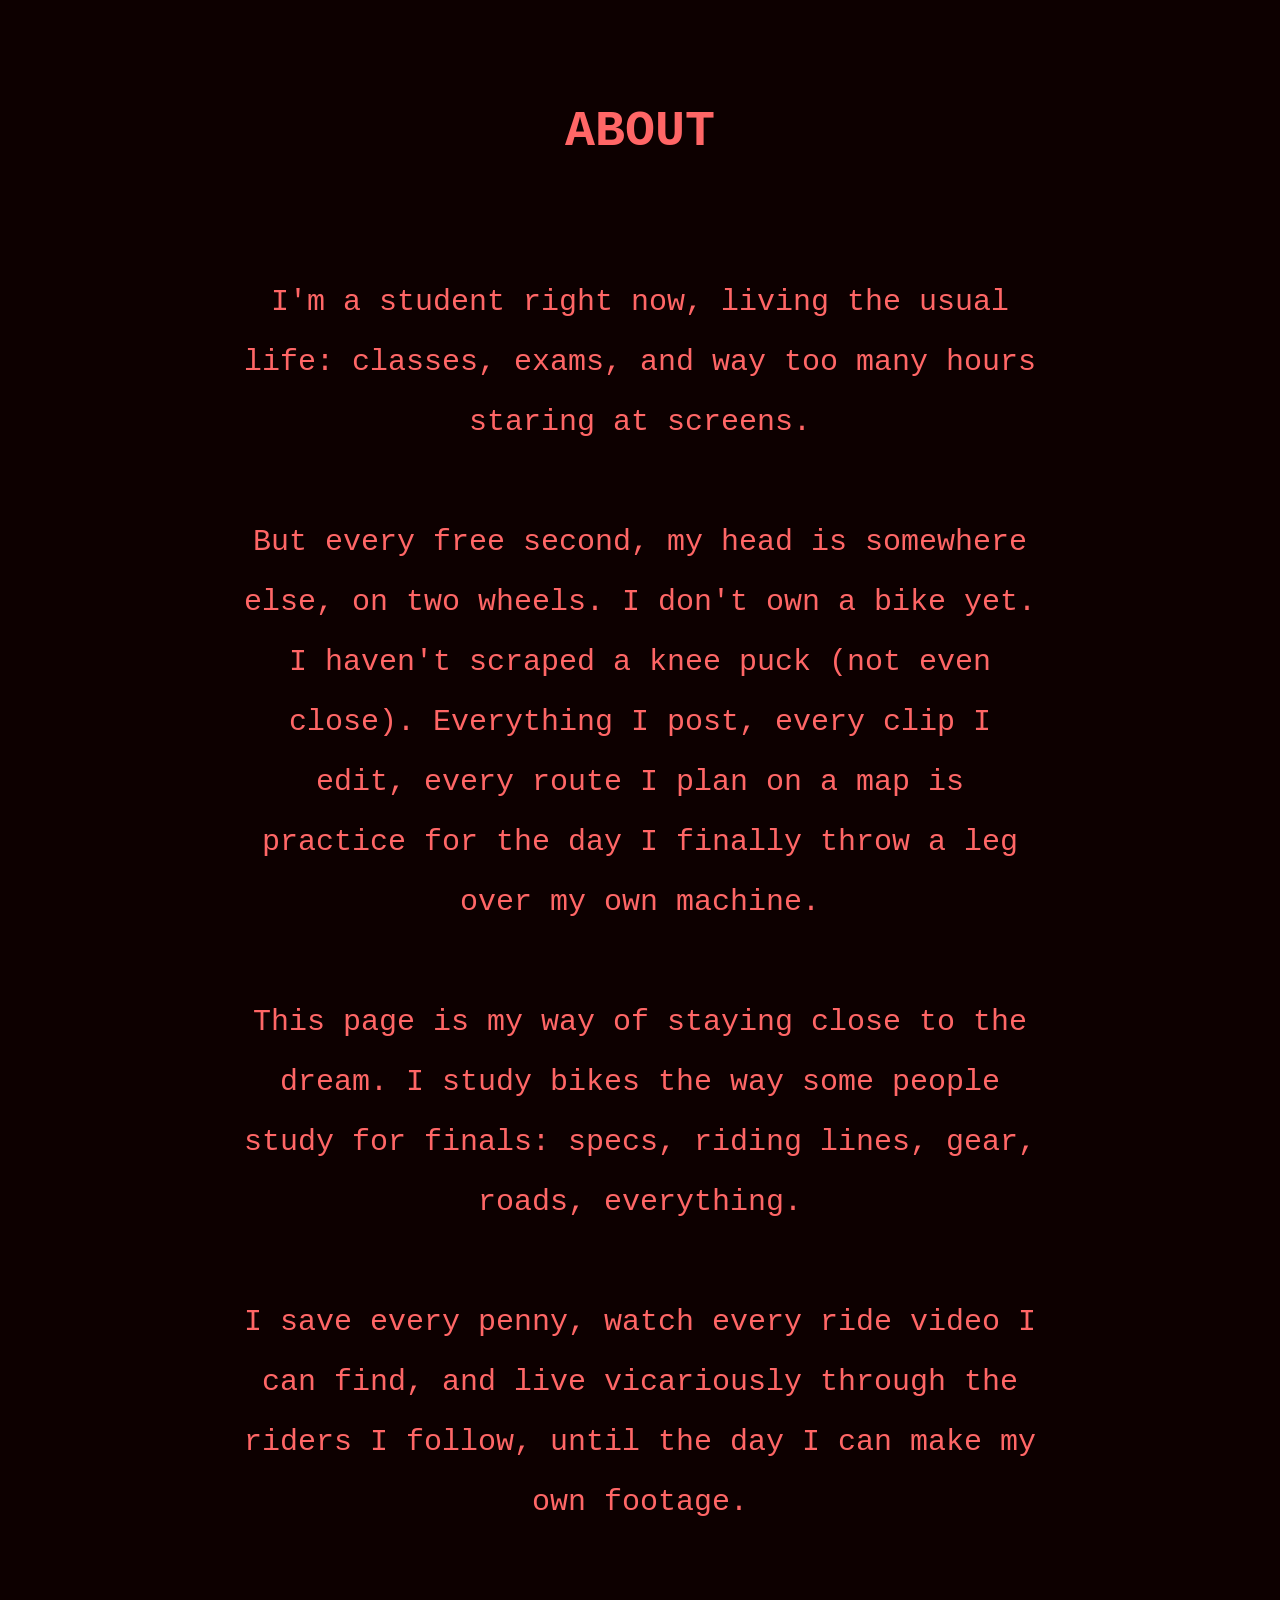
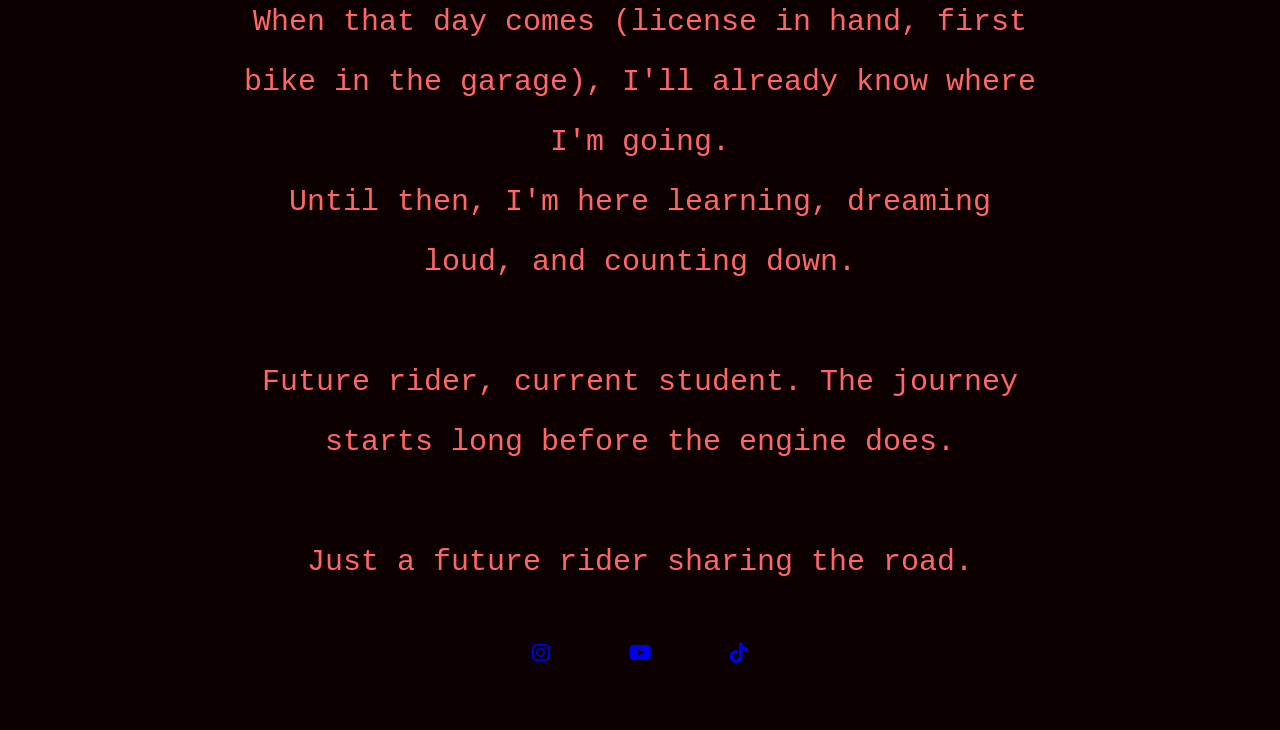
<file: about.html>
<!DOCTYPE html>
<html lang="en">
<head>
    <meta charset="UTF-8">
    <meta name="viewport" content="width=device-width, initial-scale=1.0">
    <title>About</title>
    <link rel="stylesheet" href="https://cdnjs.cloudflare.com/ajax/libs/font-awesome/6.5.0/css/all.min.css">
    <link rel="stylesheet" href="about.css">
</head>
<body>

<div class="about-simple">
    <h1>ABOUT</h1>
    <p>
        I'm a student right now, living the usual life: classes, exams, and way too many hours staring at screens.<br><br>
        But every free second, my head is somewhere else, on two wheels. I don't own a bike yet.<br>
        I haven't scraped a knee puck (not even close). Everything I post, every clip I edit, every route I plan on a map is practice for the day I finally throw a leg over my own machine.<br><br>
        This page is my way of staying close to the dream. I study bikes the way some people study for finals: specs, riding lines, gear, roads, everything.<br><br>
        I save every penny, watch every ride video I can find, and live vicariously through the riders I follow, until the day I can make my own footage.<br><br>
        When that day comes (license in hand, first bike in the garage), I'll already know where I'm going.<br>
        Until then, I'm here learning, dreaming loud, and counting down.<br><br>
        Future rider, current student. The journey starts long before the engine does.<br><br>
        Just a future rider sharing the road.
    </p>

    <div class="social-links">
        <a href="https://www.instagram.com/rideforthevibe/" target="_blank"><i class="fab fa-instagram"></i></a>
        <a href="https://www.youtube.com/@ThrottleGarage30" target="_blank"><i class="fab fa-youtube"></i></a>
        <a href="https://www.tiktok.com/@throttle.garage4?_r=1&_t=ZS-91w4Ki8jMPK" target="_blank"><i class="fab fa-tiktok"></i></a>
    </div>
</div>

</body>
</html>
</file>
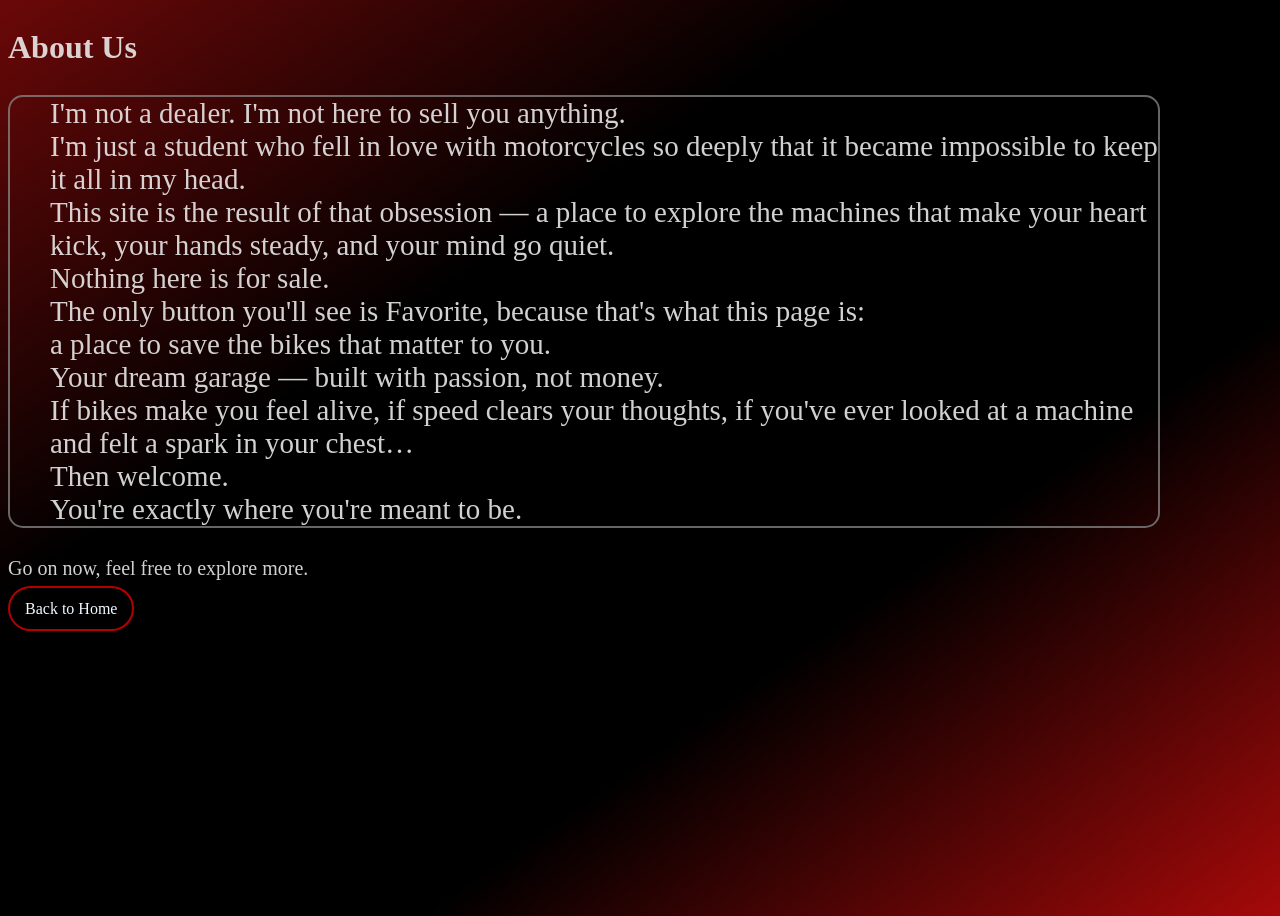
<file: aboutus.html>
<!DOCTYPE html>
<html lang="en">
<head>
    <meta charset="UTF-8">
    <meta name="viewport" content="width=device-width, initial-scale=1.0">
    <title>About Us</title>
    <link href="aboutus.css" rel="stylesheet">
</head>
<body>
    <h1>About Us</h1>
        <ul type="none">
        <li>I'm not a dealer. I'm not here to sell you anything.</li>
        <li>I'm just a student who fell in love with motorcycles so deeply that it became impossible to keep it all in my head.</li>
        <li>This site is the result of that obsession — a place to explore the machines that make your heart kick, your hands steady, and your mind go quiet.</li>
        <li>Nothing here is for sale.</li>
        <li>The only button you'll see is Favorite, because that's what this page is:</li>
        <li>a place to save the bikes that matter to you.</li>
        <li>Your dream garage — built with passion, not money.</li>

        <li>If bikes make you feel alive, if speed clears your thoughts, if you've ever looked at a machine and felt a spark in your chest…</li>

       <li>Then welcome.</li>
       <li>You're exactly where you're meant to be.</li>
    </ul>
    <footer>
        <p class="explore">Go on now, feel free to explore more.</p> 
        <a href="index.html">Back to Home</a>
    </footer>
</body>
</html>
</file>
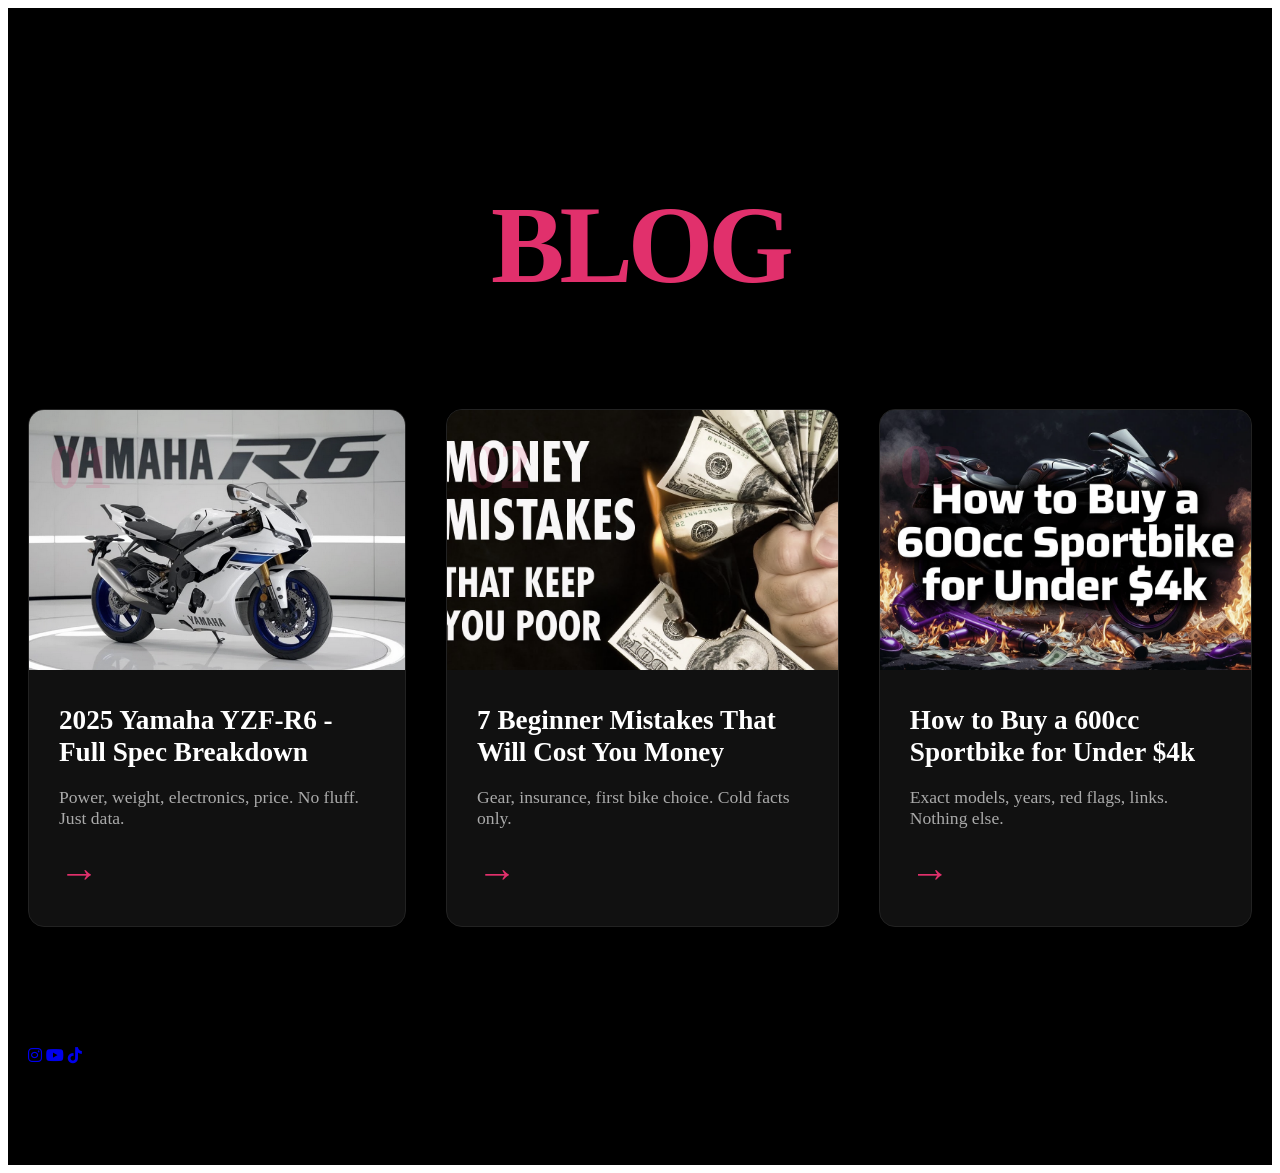
<file: blog.html>
<!DOCTYPE html>
<html lang="en">
<head>
    <meta charset="UTF-8">
    <meta name="viewport" content="width=device-width, initial-scale=1.0">
    <title>Blog</title>
    <link rel="stylesheet" href="https://cdnjs.cloudflare.com/ajax/libs/font-awesome/6.5.0/css/all.min.css">
    <link rel="stylesheet" href="blog.css">
</head>
<body>

<div class="blog-hard">
    <h1>BLOG</h1>
    <div class="posts-grid">
        <article class="post-card">
            <div class="post-number">01</div>
            <img src="blog 1.png" alt="R6">
            <div class="post-info">
                <h2>2025 Yamaha YZF-R6 - Full Spec Breakdown</h2>
                <p>Power, weight, electronics, price. No fluff. Just data.</p>
                <a href="blog1.html" class="arrow">→</a>
            </div>
        </article>

        <article class="post-card">
            <div class="post-number">02</div>
            <img src="blog2.jpeg" alt="Mistakes">
            <div class="post-info">
                <h2>7 Beginner Mistakes That Will Cost You Money</h2>
                <p>Gear, insurance, first bike choice. Cold facts only.</p>
                <a href="blog1.html" class="arrow">→</a>
            </div>
        </article>

        <article class="post-card">
            <div class="post-number">03</div>
            <img src="blog 3.jpg" alt="Budget">
            <div class="post-info">
                <h2>How to Buy a 600cc Sportbike for Under $4k</h2>
                <p>Exact models, years, red flags, links. Nothing else.</p>
                <a href="blog1.html" class="arrow">→</a>
            </div>
        </article>

    </div>

    <div class="social-links">
        <a href="https://www.instagram.com/rideforthevibe/" target="_blank"><i class="fab fa-instagram"></i></a>
        <a href="https://www.youtube.com/@ThrottleGarage30" target="_blank"><i class="fab fa-youtube"></i></a>
        <a href="https://www.tiktok.com/@throttle.garage4?_r=1&_t=ZS-91w4Ki8jMPK" target="_blank"><i class="fab fa-tiktok"></i></a>
    </div>
</div>
</body>
</html>
</file>
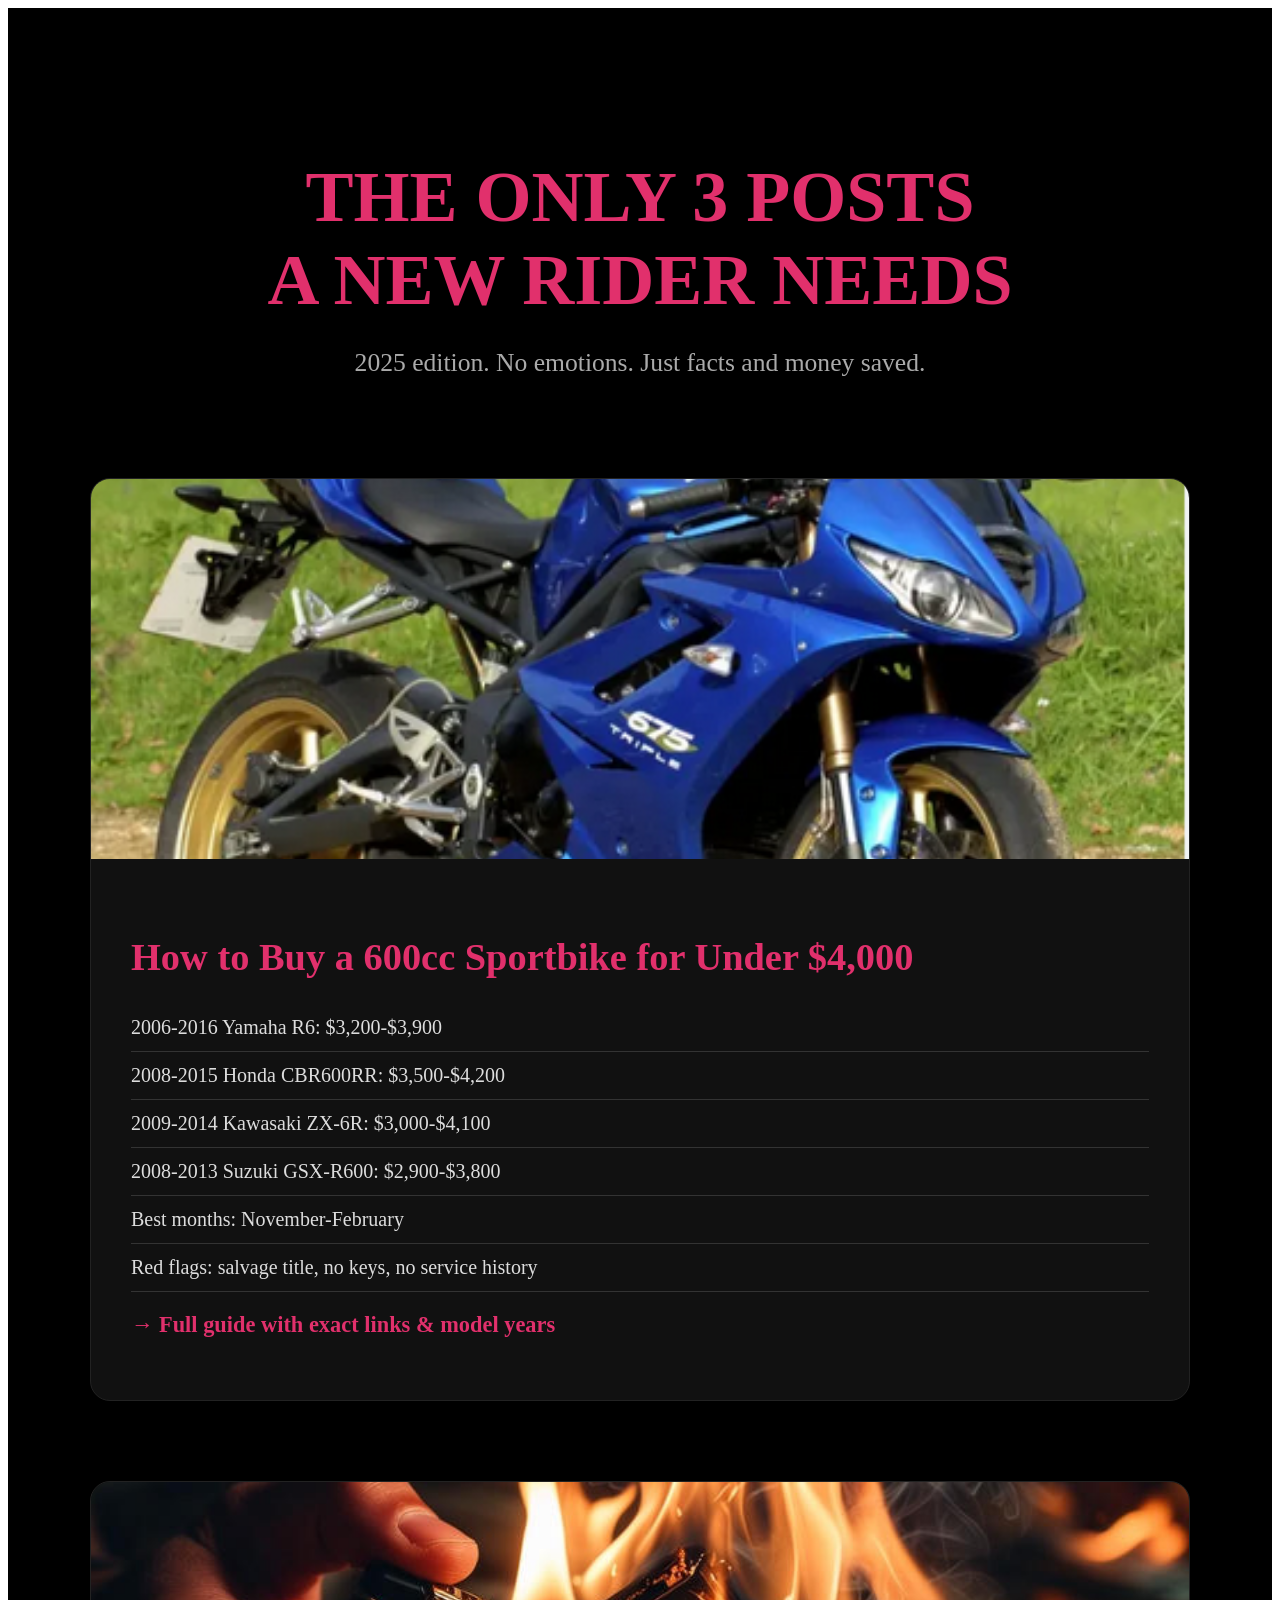
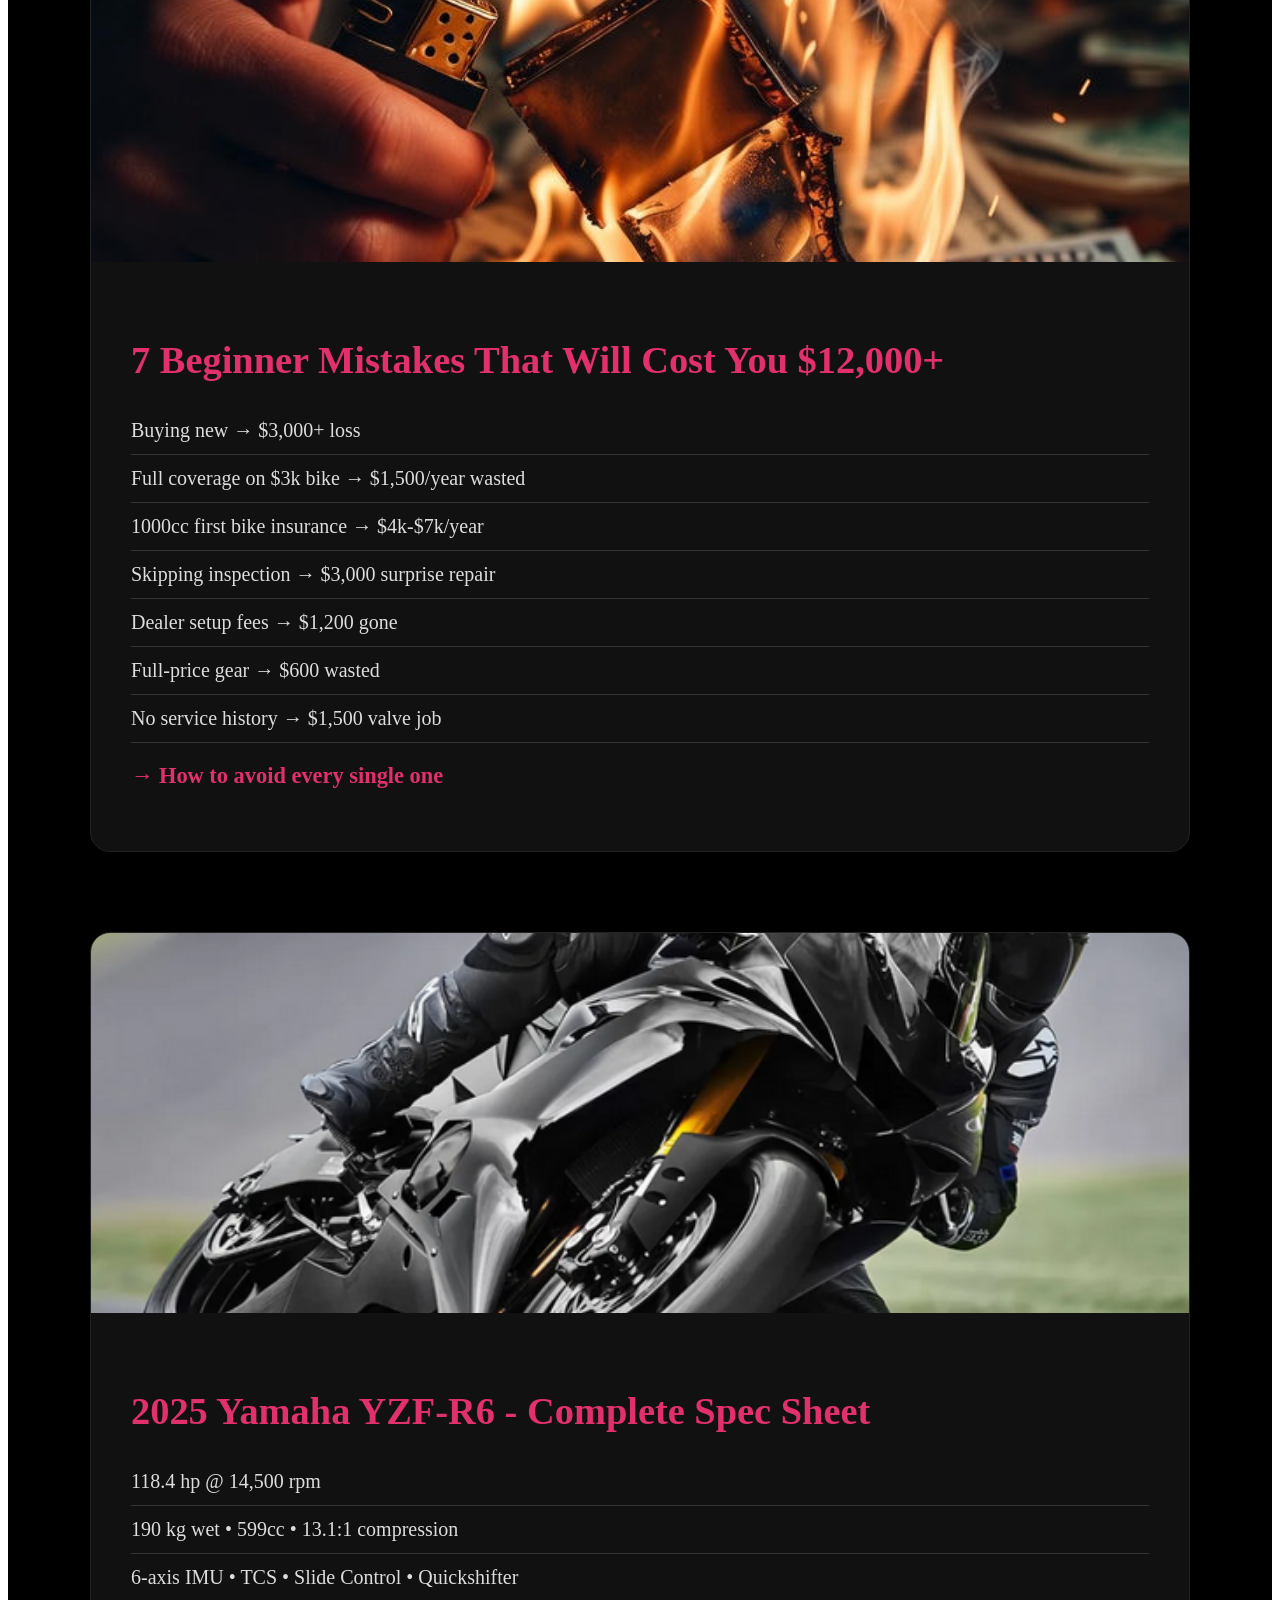
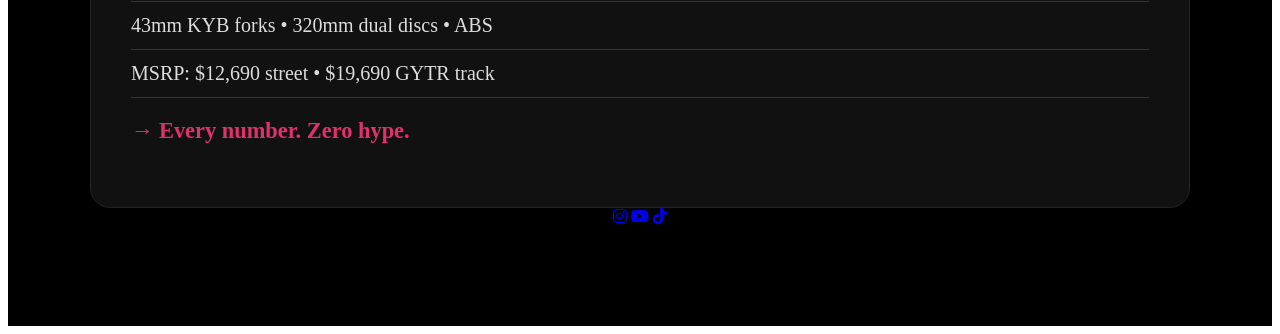
<file: blog1.html>
<!DOCTYPE html>
<html lang="en">
<head>
    <meta charset="UTF-8">
    <meta name="viewport" content="width=device-width, initial-scale=1.0">
    <title>Blog in-detail</title>
    <link rel="stylesheet" href="https://cdnjs.cloudflare.com/ajax/libs/font-awesome/6.5.0/css/all.min.css">
    <link rel="stylesheet" href="blog1.css">
</head>
<body>

<div class="ultimate-guide">
    <h1 class="main-title">THE ONLY 3 POSTS<br>A NEW RIDER NEEDS</h1>
    <p class="lead">2025 edition. No emotions. Just facts and money saved.</p>

    <div class="sections">
        <section class="guide">
            <img src="600cc.png" alt="600cc under 4k">
            <div class="section-content">
                <h2>How to Buy a 600cc Sportbike for Under $4,000</h2>
                <ul>
                    <li>2006-2016 Yamaha R6: $3,200-$3,900</li>
                    <li>2008-2015 Honda CBR600RR: $3,500-$4,200</li>
                    <li>2009-2014 Kawasaki ZX-6R: $3,000-$4,100</li>
                    <li>2008-2013 Suzuki GSX-R600: $2,900-$3,800</li>
                    <li>Best months: November-February</li>
                    <li>Red flags: salvage title, no keys, no service history</li>
                </ul>
                <p class="read-more">→ Full guide with exact links & model years</p>
            </div>
        </section>
        <section class="guide">
            <img src="burn.jpg" alt="Burning money">
            <div class="section-content">
                <h2>7 Beginner Mistakes That Will Cost You $12,000+</h2>
                <ul>
                    <li>Buying new → $3,000+ loss</li>
                    <li>Full coverage on $3k bike → $1,500/year wasted</li>
                    <li>1000cc first bike insurance → $4k-$7k/year</li>
                    <li>Skipping inspection → $3,000 surprise repair</li>
                    <li>Dealer setup fees → $1,200 gone</li>
                    <li>Full-price gear → $600 wasted</li>
                    <li>No service history → $1,500 valve job</li>
                </ul>
                <p class="read-more">→ How to avoid every single one</p>
            </div>
        </section>
        <section class="guide">
            <img src="2025 r6.png" alt="2025 R6">
            <div class="section-content">
                <h2>2025 Yamaha YZF-R6 - Complete Spec Sheet</h2>
                <ul>
                    <li>118.4 hp @ 14,500 rpm</li>
                    <li>190 kg wet • 599cc • 13.1:1 compression</li>
                    <li>6-axis IMU • TCS • Slide Control • Quickshifter</li>
                    <li>43mm KYB forks • 320mm dual discs • ABS</li>
                    <li>MSRP: $12,690 street • $19,690 GYTR track</li>
                </ul>
                <p class="read-more">→ Every number. Zero hype.</p>
            </div>
        </section>
    </div>
    <div class="social-links">
        <a href="https://www.instagram.com/rideforthevibe/" target="_blank"><i class="fab fa-instagram"></i></a>
        <a href="https://www.youtube.com/@ThrottleGarage30" target="_blank"><i class="fab fa-youtube"></i></a>
        <a href="https://www.tiktok.com/@throttle.garage4?_r=1&_t=ZS-91w4Ki8jMPK" target="_blank"><i class="fab fa-tiktok"></i></a>
    </div>
</div>
</body>
</html>
</file>
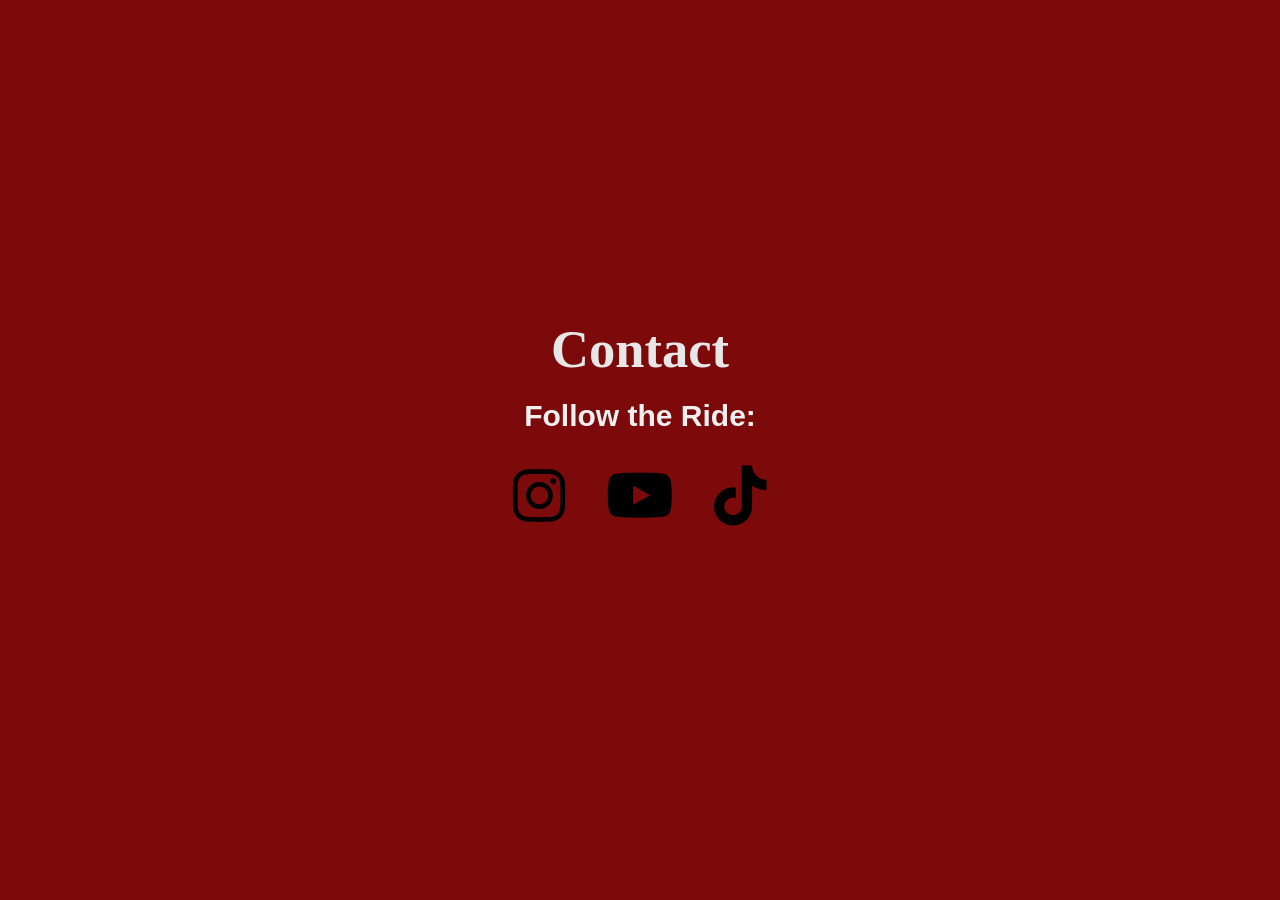
<file: contact.html>
<!DOCTYPE html>
<html lang="en">
<head>
    <meta charset="UTF-8">
    <meta name="viewport" content="width=device-width, initial-scale=1.0">
    <title>Contact - Follow the Ride</title>
    <link rel="stylesheet" href="https://cdnjs.cloudflare.com/ajax/libs/font-awesome/6.5.0/css/all.min.css">
    <link rel="stylesheet" href="contact.css">
</head>
<body>
    <section class="follow-section">
      <h1>Contact</h1>
        <h2>Follow the Ride:</h2>
        <div class="social-links">
            <a href="https://www.instagram.com/rideforthevibe/" target="_blank" aria-label="Instagram">
                <i class="fab fa-instagram"></i>
            </a>
            <a href="https://www.youtube.com/@ThrottleGarage30" target="_blank" aria-label="YouTube">
                <i class="fab fa-youtube"></i>
            </a>
            <a href="https://www.tiktok.com/@throttle.garage4?_r=1&_t=ZS-91w4Ki8jMPK" target="_blank" aria-label="TikTok">
                <i class="fab fa-tiktok"></i>
            </a>
        </div>
    </section>
</body>
</html>
</file>
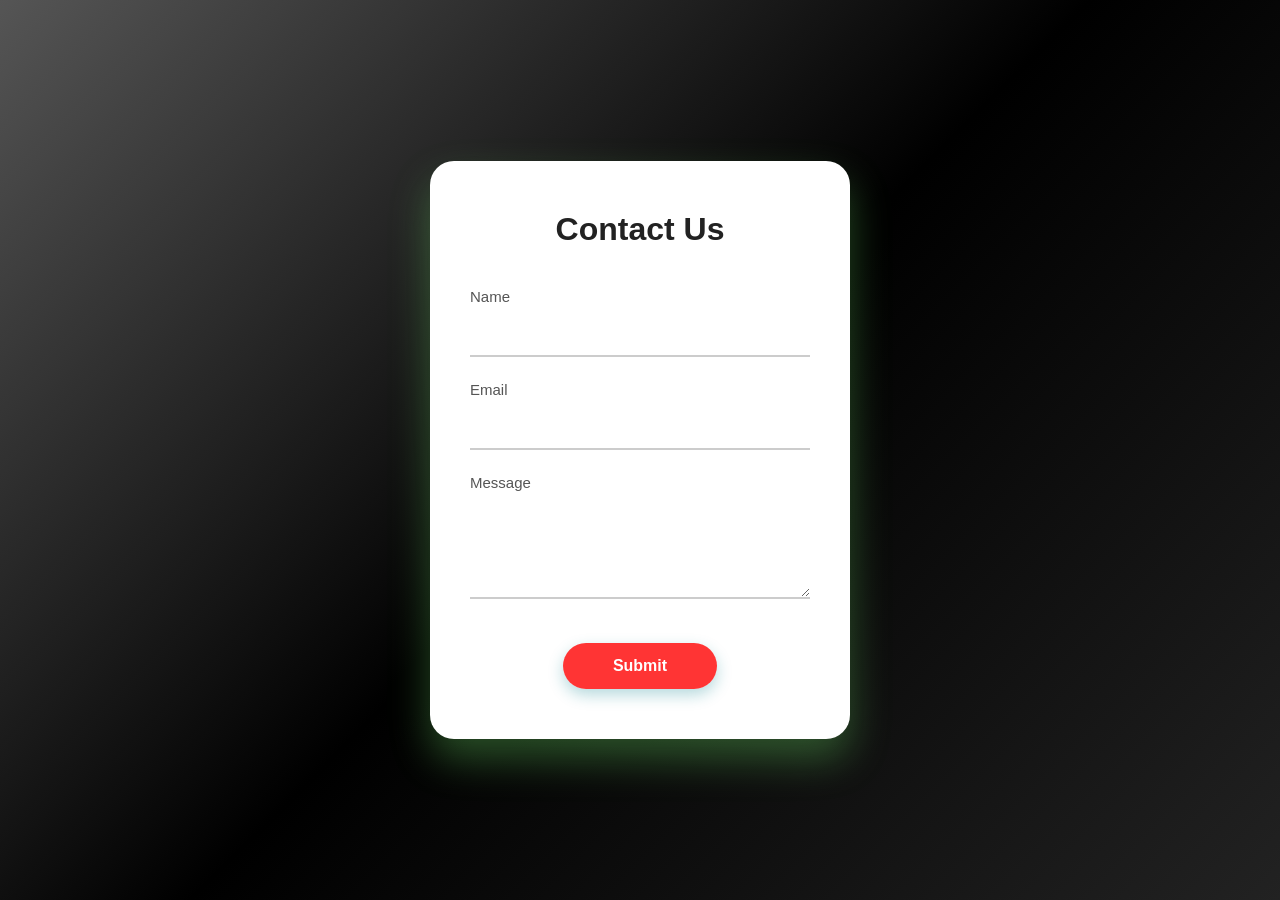
<file: contactus.html>
<!DOCTYPE html>
<html lang="en">
<head>
  <meta charset="UTF-8">
  <meta name="viewport" content="width=device-width, initial-scale=1.0">
  <title>Contact Us</title>
  <link rel="stylesheet" href="contactus.css">
</head>
<body>

  <div class="card">
    <h1>Contact Us</h1>

    <form>
      <label>Name</label>
      <input type="text" required>

      <label>Email</label>
      <input type="email" required>

      <label>Message</label>
      <textarea required></textarea>

      <button type="submit">Submit</button>
    </form>
  </div>

</body>
</html>
</file>
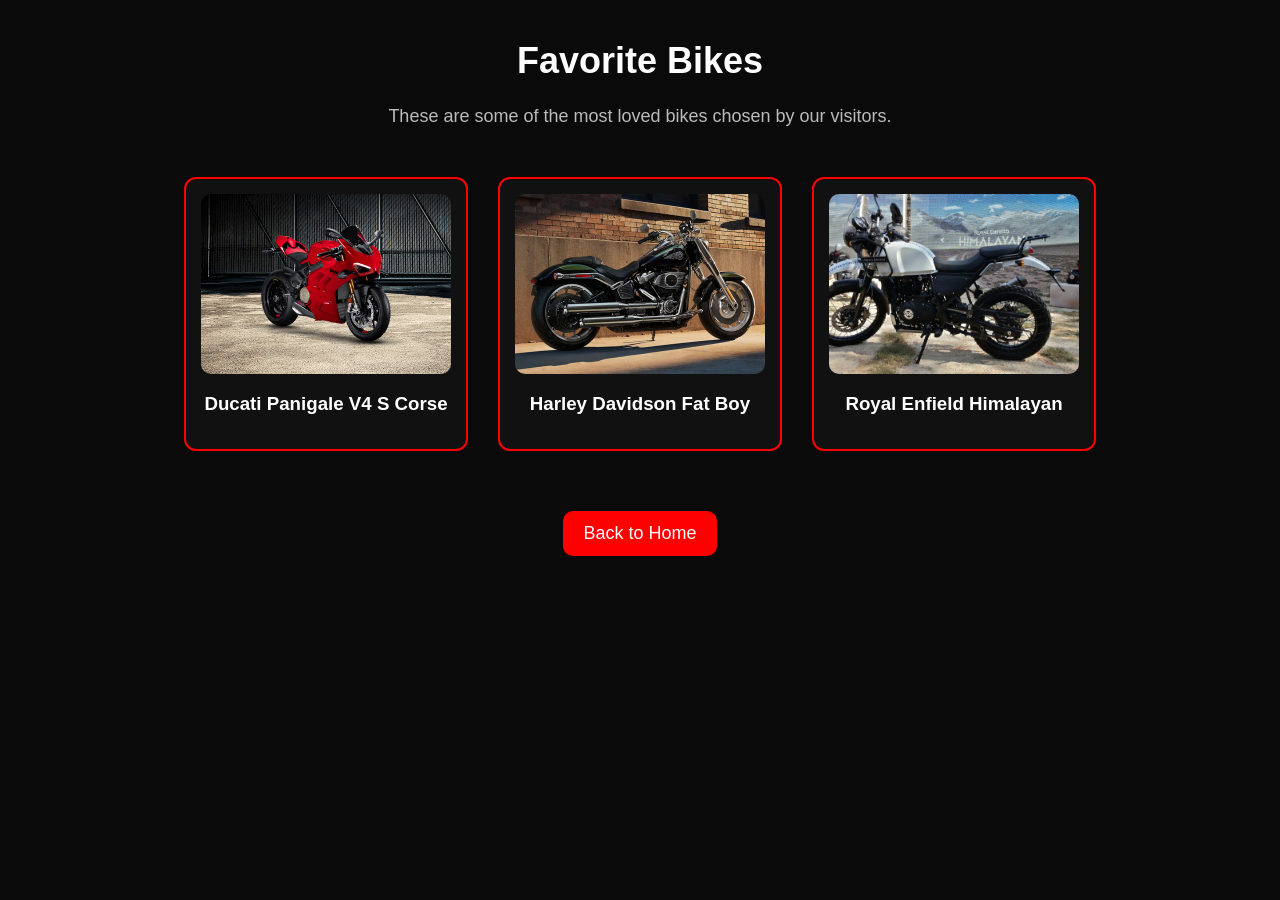
<file: favorite.html>
<!DOCTYPE html>
<html lang="en">
<head>
    <meta charset="UTF-8">
    <meta name="viewport" content="width=device-width, initial-scale=1.0">
    <title>Your Favorites</title>
    <link rel="stylesheet" href="favorite.css">
</head>
<body>

    <h1>Favorite Bikes</h1>

    <p class="note">These are some of the most loved bikes chosen by our visitors.</p>

    <div class="fav-grid">

        <div class="fav-card">
            <img src="v4.png" alt="Superbike">
            <h3>Ducati Panigale V4 S Corse</h3>
        </div>

        <div class="fav-card">
            <img src="harley.png" alt="Cruiser">
            <h3>Harley Davidson Fat Boy</h3>
        </div>

        <div class="fav-card">
            <img src="royal-himalayan.jpg" alt="Adventure">
            <h3>Royal Enfield Himalayan</h3>
        </div>

    </div>

    <a href="index.html" class="back-btn">Back to Home</a>

</body>
</html>
</file>
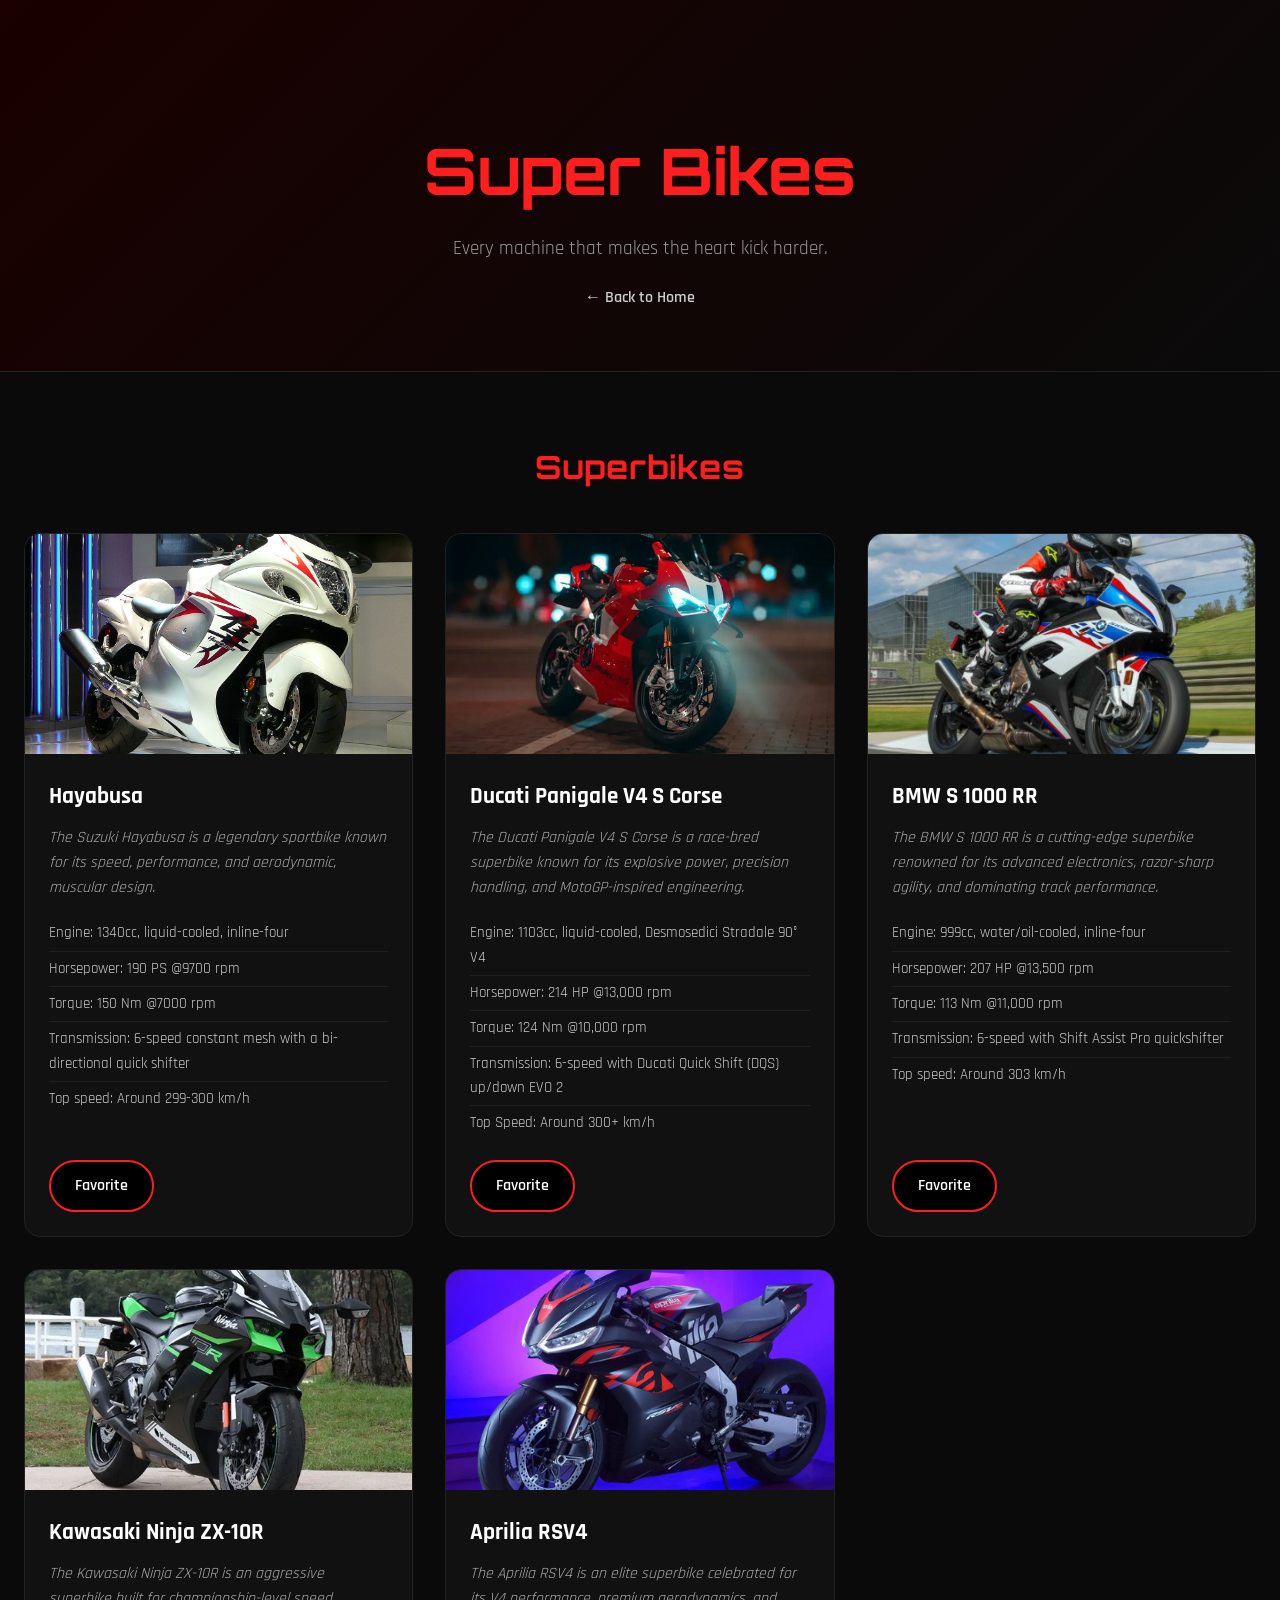
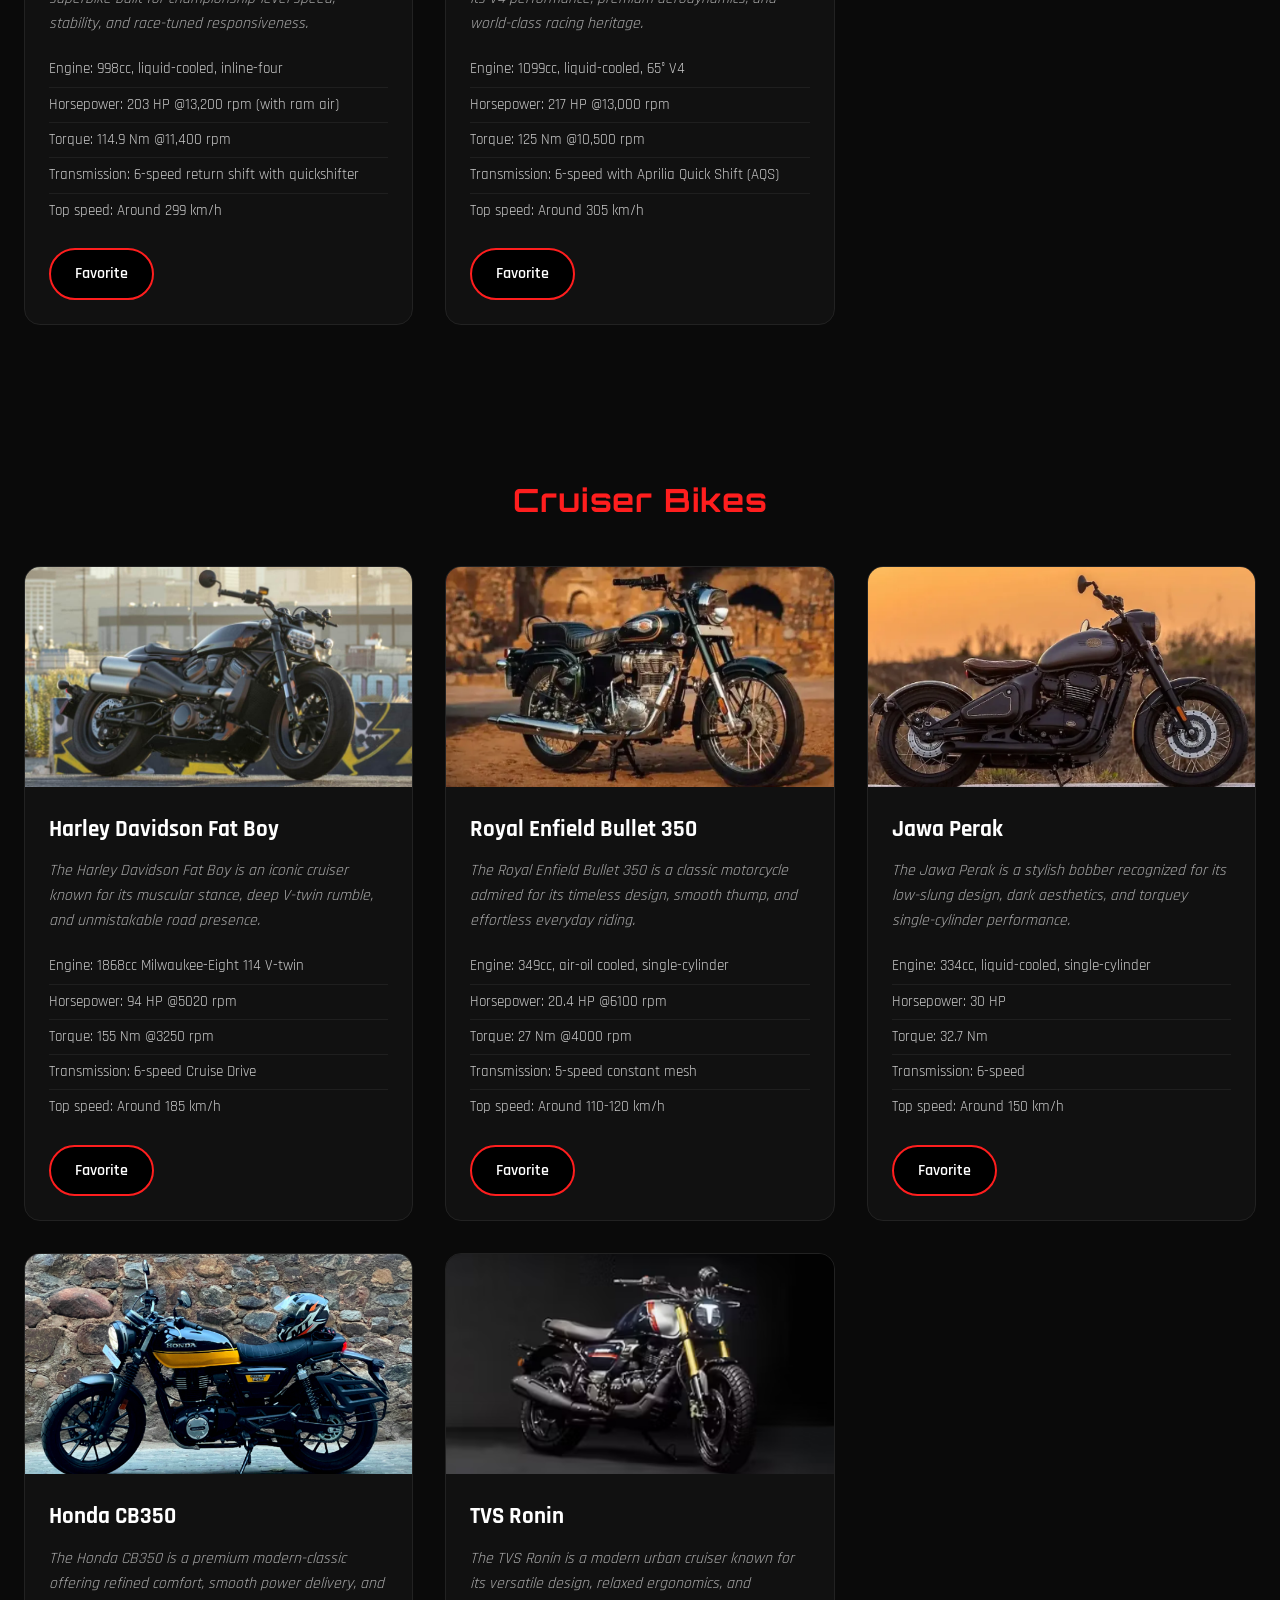
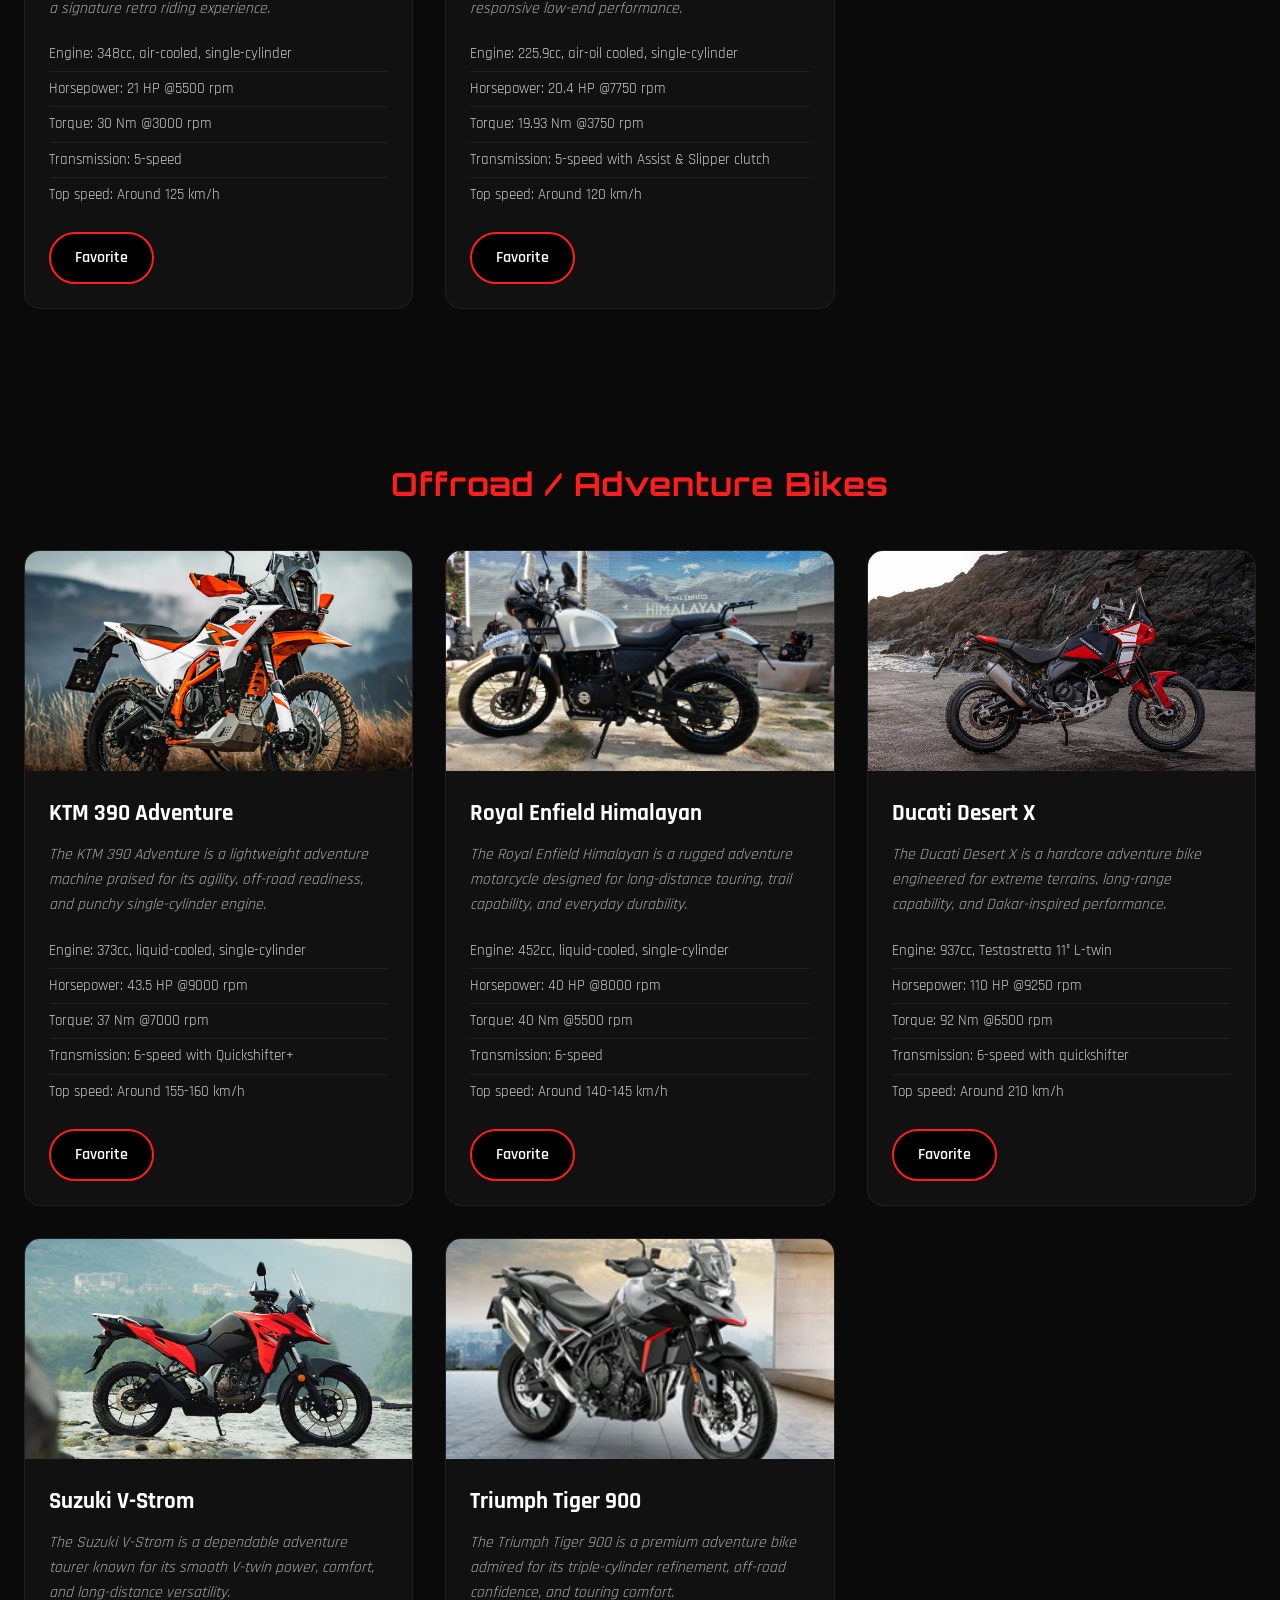
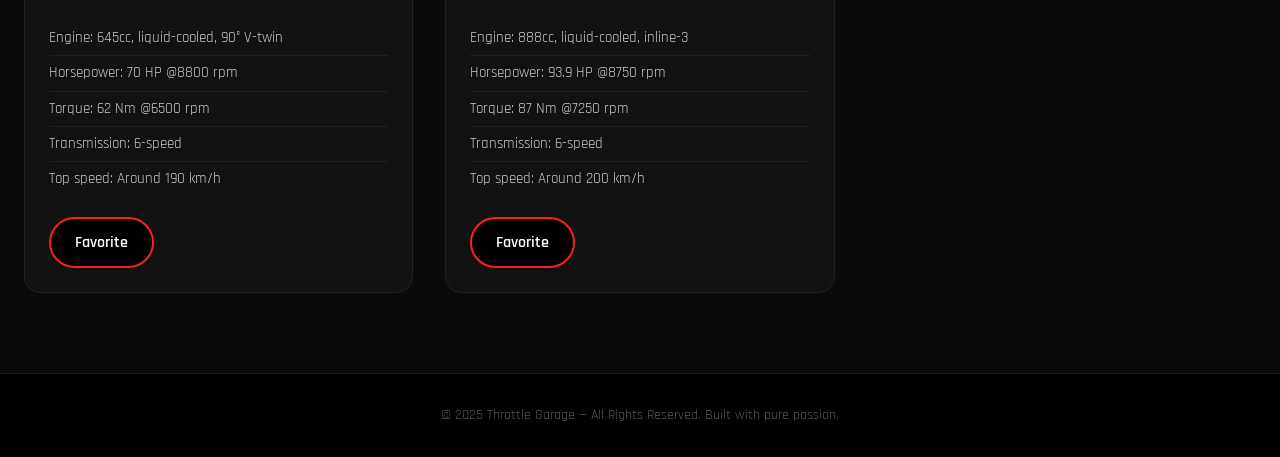
<file: index1.html>
<!DOCTYPE html>
<html lang="en">
<head>
  <meta charset="UTF-8">
  <meta name="viewport" content="width=device-width, initial-scale=1.0">
  <title>Bikes | Throttle Garage</title>
  <link rel="stylesheet" href="index1.css">
  <link rel="stylesheet" href="https://cdnjs.cloudflare.com/ajax/libs/font-awesome/6.5.0/css/all.min.css">
</head>
<body>

  <div class="page-header">
    <h1>Super Bikes</h1>
    <p>Every machine that makes the heart kick harder.</p>
    <a href="index.html" class="nav-back">← Back to Home</a>
  </div>

  <!-- SUPERBIKES -->
  <h2 class="category-title">Superbikes</h2>
  <div class="bike-grid">

    <div class="bike-card">
      <img src="hayabusa.jpg" alt="Hayabusa">
      <div class="info">
        <h2>Hayabusa</h2>
        <p class="desc">The Suzuki Hayabusa is a legendary sportbike known for its speed, performance, and aerodynamic, muscular design.</p>
        <ul>
          <li>Engine: 1340cc, liquid-cooled, inline-four</li>
          <li>Horsepower: 190 PS @9700 rpm</li>
          <li>Torque: 150 Nm @7000 rpm</li>
          <li>Transmission: 6-speed constant mesh with a bi-directional quick shifter</li>
          <li>Top speed: Around 299-300 km/h</li>
        </ul>
        <a class="btn" href="favorite.html">Favorite</a>
      </div>
    </div>

    <div class="bike-card">
      <img src="beastmonth.png" alt="Ducati Panigale V4 S Corse">
      <div class="info">
        <h2>Ducati Panigale V4 S Corse</h2>
        <p class="desc">The Ducati Panigale V4 S Corse is a race-bred superbike known for its explosive power, precision handling, and MotoGP-inspired engineering.</p>
        <ul>
          <li>Engine: 1103cc, liquid-cooled, Desmosedici Stradale 90° V4</li>
          <li>Horsepower: 214 HP @13,000 rpm</li>
          <li>Torque: 124 Nm @10,000 rpm</li>
          <li>Transmission: 6-speed with Ducati Quick Shift (DQS) up/down EVO 2</li>
          <li>Top Speed: Around 300+ km/h</li>
        </ul>
        <a class="btn" href="favorite.html">Favorite</a>
      </div>
    </div>

    <div class="bike-card">
      <img src="bmw s1000rr.png" alt="BMW S 1000 RR">
      <div class="info">
        <h2>BMW S 1000 RR</h2>
        <p class="desc">The BMW S 1000 RR is a cutting-edge superbike renowned for its advanced electronics, razor-sharp agility, and dominating track performance.</p>
        <ul>
          <li>Engine: 999cc, water/oil-cooled, inline-four</li>
          <li>Horsepower: 207 HP @13,500 rpm</li>
          <li>Torque: 113 Nm @11,000 rpm</li>
          <li>Transmission: 6-speed with Shift Assist Pro quickshifter</li>
          <li>Top speed: Around 303 km/h</li>
        </ul>
        <a class="btn" href="favorite.html">Favorite</a>
      </div>
    </div>

    <div class="bike-card">
      <img src="zx-10r.png" alt="Kawasaki Ninja ZX-10R">
      <div class="info">
        <h2>Kawasaki Ninja ZX-10R</h2>
        <p class="desc">The Kawasaki Ninja ZX-10R is an aggressive superbike built for championship-level speed, stability, and race-tuned responsiveness.</p>
        <ul>
          <li>Engine: 998cc, liquid-cooled, inline-four</li>
          <li>Horsepower: 203 HP @13,200 rpm (with ram air)</li>
          <li>Torque: 114.9 Nm @11,400 rpm</li>
          <li>Transmission: 6-speed return shift with quickshifter</li>
          <li>Top speed: Around 299 km/h</li>
        </ul>
        <a class="btn" href="favorite.html">Favorite</a>
      </div>
    </div>

    <div class="bike-card">
      <img src="aprilia.png" alt="Aprilia RSV4">
      <div class="info">
        <h2>Aprilia RSV4</h2>
        <p class="desc">The Aprilia RSV4 is an elite superbike celebrated for its V4 performance, premium aerodynamics, and world-class racing heritage.</p>
        <ul>
          <li>Engine: 1099cc, liquid-cooled, 65° V4</li>
          <li>Horsepower: 217 HP @13,000 rpm</li>
          <li>Torque: 125 Nm @10,500 rpm</li>
          <li>Transmission: 6-speed with Aprilia Quick Shift (AQS)</li>
          <li>Top speed: Around 305 km/h</li>
        </ul>
        <a class="btn" href="favorite.html">Favorite</a>
      </div>
    </div>

  </div>

  <!-- CRUISERS -->
  <h2 class="category-title">Cruiser Bikes</h2>
  <div class="bike-grid">

    <div class="bike-card">
      <img src="beast.jpg" alt="Harley Davidson Fat Boy">
      <div class="info">
        <h2>Harley Davidson Fat Boy</h2>
        <p class="desc">The Harley Davidson Fat Boy is an iconic cruiser known for its muscular stance, deep V-twin rumble, and unmistakable road presence.</p>
        <ul>
          <li>Engine: 1868cc Milwaukee-Eight 114 V-twin</li>
          <li>Horsepower: 94 HP @5020 rpm</li>
          <li>Torque: 155 Nm @3250 rpm</li>
          <li>Transmission: 6-speed Cruise Drive</li>
          <li>Top speed: Around 185 km/h</li>
        </ul>
        <a class="btn" href="favorite.html">Favorite</a>
      </div>
    </div>

    <div class="bike-card">
      <img src="royal.png" alt="Royal Enfield Bullet 350">
      <div class="info">
        <h2>Royal Enfield Bullet 350</h2>
        <p class="desc">The Royal Enfield Bullet 350 is a classic motorcycle admired for its timeless design, smooth thump, and effortless everyday riding.</p>
        <ul>
          <li>Engine: 349cc, air-oil cooled, single-cylinder</li>
          <li>Horsepower: 20.4 HP @6100 rpm</li>
          <li>Torque: 27 Nm @4000 rpm</li>
          <li>Transmission: 5-speed constant mesh</li>
          <li>Top speed: Around 110-120 km/h</li>
        </ul>
        <a class="btn" href="favorite.html">Favorite</a>
      </div>
    </div>

    <div class="bike-card">
      <img src="jawa.png" alt="Jawa Perak">
      <div class="info">
        <h2>Jawa Perak</h2>
        <p class="desc">The Jawa Perak is a stylish bobber recognized for its low-slung design, dark aesthetics, and torquey single-cylinder performance.</p>
        <ul>
          <li>Engine: 334cc, liquid-cooled, single-cylinder</li>
          <li>Horsepower: 30 HP</li>
          <li>Torque: 32.7 Nm</li>
          <li>Transmission: 6-speed</li>
          <li>Top speed: Around 150 km/h</li>
        </ul>
        <a class="btn" href="favorite.html">Favorite</a>
      </div>
    </div>

    <div class="bike-card">
      <img src="honda.png" alt="Honda CB350">
      <div class="info">
        <h2>Honda CB350</h2>
        <p class="desc">The Honda CB350 is a premium modern-classic offering refined comfort, smooth power delivery, and a signature retro riding experience.</p>
        <ul>
          <li>Engine: 348cc, air-cooled, single-cylinder</li>
          <li>Horsepower: 21 HP @5500 rpm</li>
          <li>Torque: 30 Nm @3000 rpm</li>
          <li>Transmission: 5-speed</li>
          <li>Top speed: Around 125 km/h</li>
        </ul>
        <a class="btn" href="favorite.html">Favorite</a>
      </div>
    </div>

    <div class="bike-card">
      <img src="tvs.png" alt="TVS Ronin">
      <div class="info">
        <h2>TVS Ronin</h2>
        <p class="desc">The TVS Ronin is a modern urban cruiser known for its versatile design, relaxed ergonomics, and responsive low-end performance.</p>
        <ul>
          <li>Engine: 225.9cc, air-oil cooled, single-cylinder</li>
          <li>Horsepower: 20.4 HP @7750 rpm</li>
          <li>Torque: 19.93 Nm @3750 rpm</li>
          <li>Transmission: 5-speed with Assist & Slipper clutch</li>
          <li>Top speed: Around 120 km/h</li>
        </ul>
        <a class="btn" href="favorite.html">Favorite</a>
      </div>
    </div>

  </div>

  <!-- OFFROAD / ADVENTURE -->
  <h2 class="category-title">Offroad / Adventure Bikes</h2>
  <div class="bike-grid">

    <div class="bike-card">
      <img src="ktm390.png" alt="KTM 390 Adventure">
      <div class="info">
        <h2>KTM 390 Adventure</h2>
        <p class="desc">The KTM 390 Adventure is a lightweight adventure machine praised for its agility, off-road readiness, and punchy single-cylinder engine.</p>
        <ul>
          <li>Engine: 373cc, liquid-cooled, single-cylinder</li>
          <li>Horsepower: 43.5 HP @9000 rpm</li>
          <li>Torque: 37 Nm @7000 rpm</li>
          <li>Transmission: 6-speed with Quickshifter+</li>
          <li>Top speed: Around 155-160 km/h</li>
        </ul>
        <a class="btn" href="favorite.html">Favorite</a>
      </div>
    </div>

    <div class="bike-card">
      <img src="royal-himalayan.jpg" alt="Royal Enfield Himalayan">
      <div class="info">
        <h2>Royal Enfield Himalayan</h2>
        <p class="desc">The Royal Enfield Himalayan is a rugged adventure motorcycle designed for long-distance touring, trail capability, and everyday durability.</p>
        <ul>
          <li>Engine: 452cc, liquid-cooled, single-cylinder</li>
          <li>Horsepower: 40 HP @8000 rpm</li>
          <li>Torque: 40 Nm @5500 rpm</li>
          <li>Transmission: 6-speed</li>
          <li>Top speed: Around 140-145 km/h</li>
        </ul>
        <a class="btn" href="favorite.html">Favorite</a>
      </div>
    </div>

    <div class="bike-card">
      <img src="desert-x.jpg" alt="Ducati Desert X">
      <div class="info">
        <h2>Ducati Desert X</h2>
        <p class="desc">The Ducati Desert X is a hardcore adventure bike engineered for extreme terrains, long-range capability, and Dakar-inspired performance.</p>
        <ul>
          <li>Engine: 937cc, Testastretta 11° L-twin</li>
          <li>Horsepower: 110 HP @9250 rpm</li>
          <li>Torque: 92 Nm @6500 rpm</li>
          <li>Transmission: 6-speed with quickshifter</li>
          <li>Top speed: Around 210 km/h</li>
        </ul>
        <a class="btn" href="favorite.html">Favorite</a>
      </div>
    </div>

    <div class="bike-card">
      <img src="SX.png" alt="Suzuki V-Strom">
      <div class="info">
        <h2>Suzuki V-Strom</h2>
        <p class="desc">The Suzuki V-Strom is a dependable adventure tourer known for its smooth V-twin power, comfort, and long-distance versatility.</p>
        <ul>
          <li>Engine: 645cc, liquid-cooled, 90° V-twin</li>
          <li>Horsepower: 70 HP @8800 rpm</li>
          <li>Torque: 62 Nm @6500 rpm</li>
          <li>Transmission: 6-speed</li>
          <li>Top speed: Around 190 km/h</li>
        </ul>
        <a class="btn" href="favorite.html">Favorite</a>
      </div>
    </div>

    <div class="bike-card">
      <img src="tiger900.png" alt="Triumph Tiger 900">
      <div class="info">
        <h2>Triumph Tiger 900</h2>
        <p class="desc">The Triumph Tiger 900 is a premium adventure bike admired for its triple-cylinder refinement, off-road confidence, and touring comfort.</p>
        <ul>
          <li>Engine: 888cc, liquid-cooled, inline-3</li>
          <li>Horsepower: 93.9 HP @8750 rpm</li>
          <li>Torque: 87 Nm @7250 rpm</li>
          <li>Transmission: 6-speed</li>
          <li>Top speed: Around 200 km/h</li>
        </ul>
        <a class="btn" href="favorite.html">Favorite</a>
      </div>
    </div>

  </div>

  <footer>
    © 2025 Throttle Garage — All Rights Reserved. Built with pure passion.
  </footer>

</body>
</html>
</file>
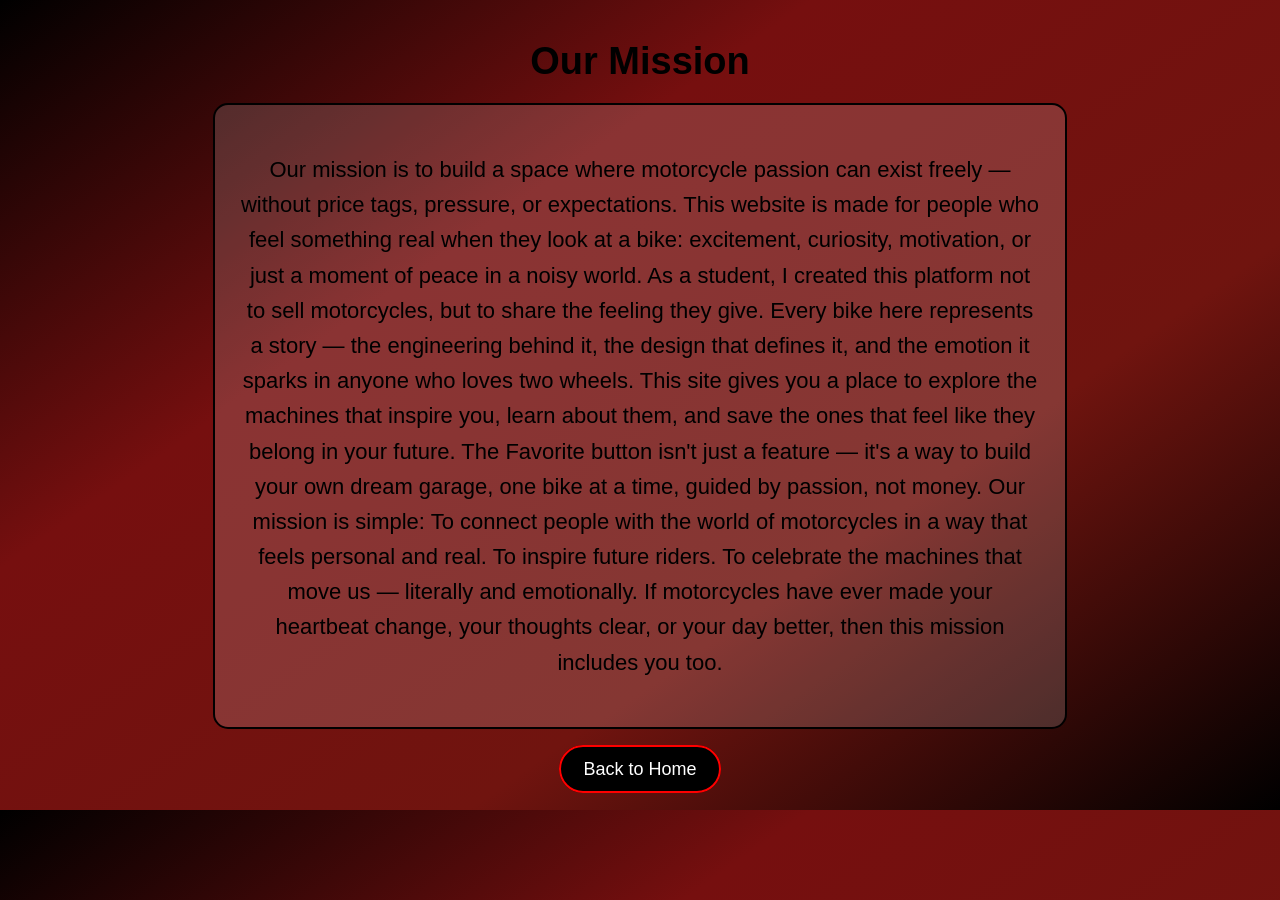
<file: ourmission.html>
<!DOCTYPE html>
<html lang="en">
<head>
    <meta charset="UTF-8">
    <meta name="viewport" content="width=device-width, initial-scale=1.0">
    <title>Our Mission</title>
    <link rel="stylesheet" href="ourmission.css">
</head>
<body>

    <h1>Our Mission</h1>

    <div class="mission-box">
        <p>
            Our mission is to build a space where motorcycle passion can exist freely — without price tags, pressure, or expectations. This website is made for people who feel something real when they look at a bike: excitement, curiosity, motivation, or just a moment of peace in a noisy world.
            As a student, I created this platform not to sell motorcycles, but to share the feeling they give. Every bike here represents a story — the engineering behind it, the design that defines it, and the emotion it sparks in anyone who loves two wheels.
            This site gives you a place to explore the machines that inspire you, learn about them, and save the ones that feel like they belong in your future. The Favorite button isn't just a feature — it's a way to build your own dream garage, one bike at a time, guided by passion, not money.
            Our mission is simple:
            To connect people with the world of motorcycles in a way that feels personal and real.
            To inspire future riders.
            To celebrate the machines that move us — literally and emotionally.

            If motorcycles have ever made your heartbeat change, your thoughts clear, or your day better, then this mission includes you too.
        </p>
    </div>

    <footer>
        <a href="index.html" class="back-home">Back to Home</a>
    </footer>

</body>
</html>
</file>
<file: about.css>
body { 
    background: #0d0000; 
    color: #ff6666; 
}

.about-simple {
    min-height: 100vh;
    display: flex;
    flex-direction: column;
    justify-content: center;
    align-items: center;
    text-align: center;
    padding: 40px 20px;
    font-size: 30px;
    line-height: 2;
    font-family: 'Courier New', monospace;
}

.about-simple h1 {
    font-size: 50px;
    margin-bottom: 60px;
    font-weight: 900;
}

.about-simple p {
    max-width: 800px;
}

.social-links a {
    font-size: 20px;
    margin: 0 30px;
    transition: 0.3s;
}

@media (max-width: 768px) {
  body {
    padding: 20px 12px !important;
  }
  
  h1 {
    font-size: 2.2rem !important;
  }
  
  h2 {
    font-size: 1.6rem !important;
  }
  
  p, li {
    font-size: 1rem !important;
    line-height: 1.5 !important;
  }
  
  .posts-grid, .fav-grid, .sections {
    flex-direction: column !important;
    display: flex !important;
    gap: 24px !important;
  }
  
  img {
    max-width: 100% !important;
    height: auto !important;
  }
  
  .card, .mission-box, .post-card, .fav-card, .guide {
    width: 100% !important;
    max-width: 100% !important;
  }
}

@media (max-width: 480px) {
  h1 {
    font-size: 1.8rem !important;
  }
  
  .social-links a {
    font-size: 28px !important;
    margin: 0 12px !important;
  }
}
</file>
<file: aboutus.css>
html, body {
    height: auto;
    color: #f0f0f0de
}


body {
    background: linear-gradient(145deg, 
    #6b0808,
    #000000, 
    #000000, 
    #a60909);
    display: inline-block;
    width: 90%;
    min-height: 100vh
}

h1 {
    text-align: left;
}

ul {
    text-align: left;
    font-size: 29px;
}

ul{
    box-sizing: border-box;
    border: 2px solid #878787c1;
    border-radius: 15px;
}

footer a {
    text-decoration: none;
    box-sizing: border-box;
    border-radius: 40px;
    padding: 7px;
    padding-left: 15px;
    padding-right: 15px;
    padding-top: 12px;
    padding-bottom: 12px;
    color: aliceblue;
    background-color: #000000;
    border:2px solid #ff0000b5;
    margin-bottom: 0;
}

a:hover {
    background-color:rgb(232, 0, 0) ;
}

.explore {
    font-size:20px; 
}

@media (max-width: 768px) {
  body {
    padding: 20px 12px !important;
  }
  
  h1 {
    font-size: 2.2rem !important;
  }
  
  h2 {
    font-size: 1.6rem !important;
  }
  
  p, li {
    font-size: 1rem !important;
    line-height: 1.5 !important;
  }
  
  .posts-grid, .fav-grid, .sections {
    flex-direction: column !important;
    display: flex !important;
    gap: 24px !important;
  }
  
  img {
    max-width: 100% !important;
    height: auto !important;
  }
  
  .card, .mission-box, .post-card, .fav-card, .guide {
    width: 100% !important;
    max-width: 100% !important;
  }
}

@media (max-width: 480px) {
  h1 {
    font-size: 1.8rem !important;
  }
  
  .social-links a {
    font-size: 28px !important;
    margin: 0 12px !important;
  }
}
</file>
<file: blog.css>
.blog-hard {
    background: #000;
    color: #fff;
    min-height: 100vh;
    padding: 100px 20px;
}

.blog-hard h1 {
    text-align: center;
    font-size:110px;
    font-weight: 900;
    letter-spacing: -5px;
    color: #E1306C;
    margin-bottom: 100px;
}

.posts-grid {
    max-width: 1300px;
    margin: 0 auto;
    display: flex;
    justify-content: space-between;
    gap: 40px;
}

.post-card {
    position: relative;
    background: #111;
    border-radius: 16px;
    overflow: hidden;
    border: 1px solid #222;
    transition: all 0.4s;
}

.post-card:hover {
    border-color: #E1306C;
    transform: translateY(-12px);
}

.post-card img {
    width: 100%;
    height: 260px;
    object-fit: cover;
    filter: grayscale(30%);
    transition: 0.5s;
}

.post-number {
    position: absolute;
    top: 20px;
    left: 20px;
    font-size: 4rem;
    font-weight: 900;
    color: rgba(225,48,108,0.15);
    pointer-events: none;
    z-index: 2;
}

.post-info {
    padding: 30px;
}

.post-info h2 {
    font-size: 1.7rem;
    color: #fff;
    margin: 0 0 12px 0;
    line-height: 1.2;
}

.post-info p {
    color: #aaa;
    font-size: 1.1rem;
    margin-bottom: 20px;
}

.arrow {
    font-size: 2.5rem;
    color: #E1306C;
    text-decoration: none;
    font-weight: bold;
    display: inline-block;
    transition: 0.3s;
}

.arrow:hover {
    transform: translateX(5px);
}

.social-links {
    margin-top: 120px;
}

@media (max-width: 768px) {
  body {
    padding: 20px 12px !important;
  }
  
  h1 {
    font-size: 2.2rem !important;
  }
  
  h2 {
    font-size: 1.6rem !important;
  }
  
  p, li {
    font-size: 1rem !important;
    line-height: 1.5 !important;
  }
  
  .posts-grid, .fav-grid, .sections {
    flex-direction: column !important;
    display: flex !important;
    gap: 24px !important;
  }
  
  img {
    max-width: 100% !important;
    height: auto !important;
  }
  
  .card, .mission-box, .post-card, .fav-card, .guide {
    width: 100% !important;
    max-width: 100% !important;
  }
}

@media (max-width: 480px) {
  h1 {
    font-size: 1.8rem !important;
  }
  
  .social-links a {
    font-size: 28px !important;
    margin: 0 12px !important;
  }
}
</file>
<file: blog1.css>
.ultimate-guide {
    min-height: 100vh;
    background: #000;
    color: #fff;
    padding: 100px 20px;
    text-align: center;
}

.main-title {
    font-size: 4.5rem;
    font-weight: 900;
    color: #E1306C;
    margin-bottom: 20px;
}

.lead {
    font-size: 1.6rem;
    color: #aaa;
    margin-bottom: 100px;
}

.sections {
    max-width: 1100px;
    margin: 0 auto;
    display: grid;
    gap: 80px;
}

.guide {
    background: #111;
    border-radius: 20px;
    overflow: hidden;
    border: 1px solid #222;
    transition: all 0.4s;
}

.guide:hover {
    border-color: #E1306C;
    transform: translateY(-5px);
}

.guide img {
    width: 100%;
    height: 380px;
    object-fit: cover;
}

.section-content {
    padding: 40px;
    text-align: left;
}

.section-content h2 {
    font-size: 2.4rem;
    color: #E1306C;
    margin-bottom: 25px;
}

.section-content ul {
    list-style: none;
    padding: 0;
    margin: 0;
}

.section-content li {
    font-size: 1.25rem;
    padding: 12px 0;
    border-bottom: 1px solid #333;
    color: #ddd;
}

.read-more {
    color: #E1306C;
    font-weight: bold;
    font-size: 1.4rem;
    margin-top: 20px;
    display: inline-block;
}

@media (max-width: 768px) {
  body {
    padding: 20px 12px !important;
  }
  
  h1 {
    font-size: 2.2rem !important;
  }
  
  h2 {
    font-size: 1.6rem !important;
  }
  
  p, li {
    font-size: 1rem !important;
    line-height: 1.5 !important;
  }
  
  .posts-grid, .fav-grid, .sections {
    flex-direction: column !important;
    display: flex !important;
    gap: 24px !important;
  }
  
  img {
    max-width: 100% !important;
    height: auto !important;
  }
  
  .card, .mission-box, .post-card, .fav-card, .guide {
    width: 100% !important;
    max-width: 100% !important;
  }
}

@media (max-width: 480px) {
  h1 {
    font-size: 1.8rem !important;
  }
  
  .social-links a {
    font-size: 28px !important;
    margin: 0 12px !important;
  }
}
</file>
<file: contact.css>
* {
    margin: 0;
    padding: 0;
    box-sizing: border-box;
}

body {
    font-family: 'Arial', sans-serif;
    background-color: #7c0a0a; 
    color: #e7e7e7;
    min-height: 100vh;
    display: flex;
    align-items: center;
    justify-content: center;
}

.follow-section {
    font-size: 35px;
    text-align: center;
    padding: 40px 20px;
    margin-bottom: 50px;
}

h1 {
  margin-bottom: 20px;
  font-family: 'Times New Roman', Times, serif;
}

.follow-section h2 {
    font-size: 30px;
    margin-bottom: 30px;
    color: #f0f0f0;
}

.social-links {
    display: flex;
    gap: 40px;
    justify-content: center;
}

.social-links a {
    color: #000000;
    font-size: 60px;
    transition: all 0.3s ease;
}

.social-links a:hover {
    color: #de006f;
}

@media (max-width: 768px) {
  body {
    padding: 20px 12px !important;
  }
  
  h1 {
    font-size: 2.2rem !important;
  }
  
  h2 {
    font-size: 1.6rem !important;
  }
  
  p, li {
    font-size: 1rem !important;
    line-height: 1.5 !important;
  }
  
  .posts-grid, .fav-grid, .sections {
    flex-direction: column !important;
    display: flex !important;
    gap: 24px !important;
  }
  
  img {
    max-width: 100% !important;
    height: auto !important;
  }
  
  .card, .mission-box, .post-card, .fav-card, .guide {
    width: 100% !important;
    max-width: 100% !important;
  }
}

@media (max-width: 480px) {
  h1 {
    font-size: 1.8rem !important;
  }
  
  .social-links a {
    font-size: 28px !important;
    margin: 0 12px !important;
  }
}
</file>
<file: contactus.css>
* {
  margin: 0;
  padding: 0;
  box-sizing: border-box;
}

body {
  font-family: -apple-system, BlinkMacSystemFont, 'Segoe UI', Roboto, sans-serif;
  background: linear-gradient(135deg, #555, #000000, #222);
  min-height: 100vh;
  display: grid;
  place-items: center;
}

.card {
  background: white;
  width: 90%;
  max-width: 420px;
  padding: 50px 40px;
  border-radius: 24px;
  box-shadow: 0 20px 40px rgba(124, 252, 119, 0.299);
  text-align: center;
}

h1 {
  font-size: 32px;
  font-weight: 700;
  color: #222;
  margin-bottom: 40px;
}

label {
  display: block;
  text-align: left;
  margin: 24px 0 8px;
  color: #555;
  font-size: 15px;
}

input, textarea {
  width: 100%;
  padding: 12px 0;
  border: none;
  border-bottom: 2px solid #ccc;
  font-size: 16px;
  background: transparent;
  transition: border-color 0.3s;
}


textarea {
  min-height: 100px;
  resize: vertical;
}

button {
  margin-top: 40px;
  background: #ff0000cb;
  color: white;
  border: none;
  padding: 14px 50px;
  border-radius: 50px;
  font-size: 16px;
  font-weight: 600;
  cursor: pointer;
  box-shadow: 0 6px 15px rgba(13,129,143,0.3);
  transition: 0.3s ease;
}

button:hover {
  background: #0c0707;
}

@media (max-width: 768px) {
  body {
    padding: 20px 12px !important;
  }
  
  h1 {
    font-size: 2.2rem !important;
  }
  
  h2 {
    font-size: 1.6rem !important;
  }
  
  p, li {
    font-size: 1rem !important;
    line-height: 1.5 !important;
  }
  
  .posts-grid, .fav-grid, .sections {
    flex-direction: column !important;
    display: flex !important;
    gap: 24px !important;
  }
  
  img {
    max-width: 100% !important;
    height: auto !important;
  }
  
  .card, .mission-box, .post-card, .fav-card, .guide {
    width: 100% !important;
    max-width: 100% !important;
  }
}

@media (max-width: 480px) {
  h1 {
    font-size: 1.8rem !important;
  }
  
  .social-links a {
    font-size: 28px !important;
    margin: 0 12px !important;
  }
}
</file>
<file: favorite.css>
body {
    margin: 0;
    padding: 0;
    background: #0a0a0a;
    color: white;
    font-family: Arial, sans-serif;
    text-align: center;
}

h1 {
    margin-top: 40px;
    font-size: 36px;
}

.note {
    font-size: 18px;
    margin-bottom: 30px;
    color: #bbb;
}

.fav-grid {
    display: flex;
    justify-content: center;
    gap: 30px;
    flex-wrap: wrap;
    padding: 20px;
}

.fav-card {
    background: #111;
    border: 2px solid red;
    border-radius: 12px;
    width: 250px;
    padding: 15px;
    transition: 0.3s;
}

.fav-card:hover {
    transform: translateY(-5px);
    box-shadow: 0 0 20px red;
}

.fav-card img {
    width: 100%;
    height: 180px;
    object-fit: cover;
    border-radius: 10px;
}

.fav-card h3 {
    margin-top: 15px;
}

.back-btn {
    display: inline-block;
    margin: 40px auto;
    padding: 12px 20px;
    background: red;
    color: white;
    border-radius: 10px;
    text-decoration: none;
    font-size: 18px;
    transition: 0.3s;
}

.back-btn:hover {
    background: white;
    color: red;
}

@media (max-width: 768px) {
  body {
    padding: 20px 12px !important;
  }
  
  h1 {
    font-size: 2.2rem !important;
  }
  
  h2 {
    font-size: 1.6rem !important;
  }
  
  p, li {
    font-size: 1rem !important;
    line-height: 1.5 !important;
  }
  
  .posts-grid, .fav-grid, .sections {
    flex-direction: column !important;
    display: flex !important;
    gap: 24px !important;
  }
  
  img {
    max-width: 100% !important;
    height: auto !important;
  }
  
  .card, .mission-box, .post-card, .fav-card, .guide {
    width: 100% !important;
    max-width: 100% !important;
  }
}

@media (max-width: 480px) {
  h1 {
    font-size: 1.8rem !important;
  }
  
  .social-links a {
    font-size: 28px !important;
    margin: 0 12px !important;
  }
}
</file>
<file: index1.css>
/* Bikes Page – Clean Card Layout */
@import url('https://fonts.googleapis.com/css2?family=Orbitron:wght@500;700;900&family=Rajdhani:wght@400;500;600;700&display=swap');

:root {
  --red: #ff1e1e;
  --dark: #0a0a0a;
  --card: #111;
}

* { margin: 0; padding: 0; box-sizing: border-box; }

body {
  font-family: 'Rajdhani', sans-serif;
  background: var(--dark);
  color: #e0e0e0;
  line-height: 1.6;
}

.page-header {
  background: linear-gradient(135deg, #1a0000, #0a0a0a);
  padding: 120px 20px 60px;
  text-align: center;
  border-bottom: 1px solid #222;
}

.page-header h1 {
  font-family: 'Orbitron', sans-serif;
  font-size: clamp(2.5rem, 6vw, 4rem);
  color: var(--red);
  margin-bottom: 12px;
}

.page-header p {
  color: #999;
  font-size: 1.2rem;
}

.nav-back {
  display: inline-block;
  margin-top: 20px;
  color: #ccc;
  text-decoration: none;
  font-weight: 600;
  transition: 0.25s;
}

.nav-back:hover { color: var(--red); }

.category-title {
  font-family: 'Orbitron', sans-serif;
  font-size: 2rem;
  color: var(--red);
  text-align: center;
  margin: 70px 0 40px;
  letter-spacing: 1px;
}

.bike-grid {
  max-width: 1300px;
  margin: 0 auto;
  padding: 0 24px 80px;
  display: grid;
  grid-template-columns: repeat(auto-fit, minmax(340px, 1fr));
  gap: 32px;
}

.bike-card {
  background: var(--card);
  border-radius: 16px;
  overflow: hidden;
  border: 1px solid #222;
  transition: all 0.35s;
  display: flex;
  flex-direction: column;
}

.bike-card:hover {
  transform: translateY(-8px);
  border-color: var(--red);
  box-shadow: 0 18px 40px rgba(255, 30, 30, 0.2);
}

.bike-card img {
  width: 100%;
  height: 220px;
  object-fit: cover;
  display: block;
}

.bike-card .info {
  padding: 24px;
  flex: 1;
  display: flex;
  flex-direction: column;
}

.bike-card h2 {
  font-size: 1.45rem;
  margin-bottom: 10px;
  color: #fff;
}

.bike-card .desc {
  color: #aaa;
  font-size: 0.98rem;
  margin-bottom: 16px;
  font-style: italic;
}

.bike-card ul {
  list-style: none;
  margin-bottom: 20px;
  flex: 1;
}

.bike-card li {
  font-size: 0.95rem;
  padding: 5px 0;
  border-bottom: 1px solid #1f1f1f;
  color: #ccc;
}

.bike-card li:last-child {
  border-bottom: none;
}

.btn {
  display: inline-block;
  background: #000;
  color: #fff;
  padding: 11px 24px;
  border-radius: 30px;
  text-decoration: none;
  font-weight: 600;
  border: 2px solid var(--red);
  transition: 0.3s;
  align-self: flex-start;
  margin-top: auto;
}

.btn:hover {
  background: var(--red);
  color: #000;
}

footer {
  background: #000;
  text-align: center;
  padding: 30px;
  color: #555;
  border-top: 1px solid #1a1a1a;
  font-size: 0.9rem;
}

@media (max-width: 900px) {
  .bike-grid {
    grid-template-columns: repeat(auto-fit, minmax(280px, 1fr));
    gap: 24px;
    padding: 0 16px 60px;
  }
  
  .page-header {
    padding: 100px 16px 50px;
  }
  
  .category-title {
    font-size: 1.7rem;
    margin: 50px 0 30px;
  }
}

@media (max-width: 600px) {
  .bike-grid {
    grid-template-columns: 1fr;
    gap: 20px;
  }
  
  .page-header h1 {
    font-size: 2.2rem;
  }
  
  .page-header p {
    font-size: 1rem;
  }
  
  .bike-card img {
    height: 200px;
  }
  
  .bike-card .info {
    padding: 18px;
  }
}
</file>
<file: ourmission.css>
body {
    margin: 0;
    padding: 0;
    background: linear-gradient(145deg,
        #000000,
        #760f0f,
        #70140f,
        #000000);
    font-family: Arial, sans-serif;
}

h1 {
    text-align: center;
    font-size: 38px;
    margin-top: 40px;
    margin-bottom: 20px;
}

.mission-box {
    max-width: 800px;
    margin: 0 auto;
    padding: 25px;
    border: 2px solid #000;
    border-radius: 15px;
    background: rgba(255, 255, 255, 0.15);
    transition: 0.3s ease;
}

.mission-box:hover {
    box-shadow: 0 0 18px rgba(0,0,0,0.3);
    transition: 0.4s ease;
}

.mission-box p {
    font-size: 22px;
    line-height: 1.6;
    text-align: center;
}

footer {
    text-align: center;
    margin-top: 30px;
    margin-bottom: 30px;
}

.back-home {
    text-decoration: none;
    background: #000;
    color: #fff;
    padding: 12px 22px;
    font-size: 18px;
    border: 2px solid red;
    border-radius: 35px;
    transition: 0.3s;
}

.back-home:hover {
    background: red;
    color: #fff;
    box-shadow: 0 0 15px rgba(255, 0, 0, 0.4);
}

@media (max-width: 768px) {
  body {
    padding: 20px 12px !important;
  }
  
  h1 {
    font-size: 2.2rem !important;
  }
  
  h2 {
    font-size: 1.6rem !important;
  }
  
  p, li {
    font-size: 1rem !important;
    line-height: 1.5 !important;
  }
  
  .posts-grid, .fav-grid, .sections {
    flex-direction: column !important;
    display: flex !important;
    gap: 24px !important;
  }
  
  img {
    max-width: 100% !important;
    height: auto !important;
  }
  
  .card, .mission-box, .post-card, .fav-card, .guide {
    width: 100% !important;
    max-width: 100% !important;
  }
}

@media (max-width: 480px) {
  h1 {
    font-size: 1.8rem !important;
  }
  
  .social-links a {
    font-size: 28px !important;
    margin: 0 12px !important;
  }
}
</file>
